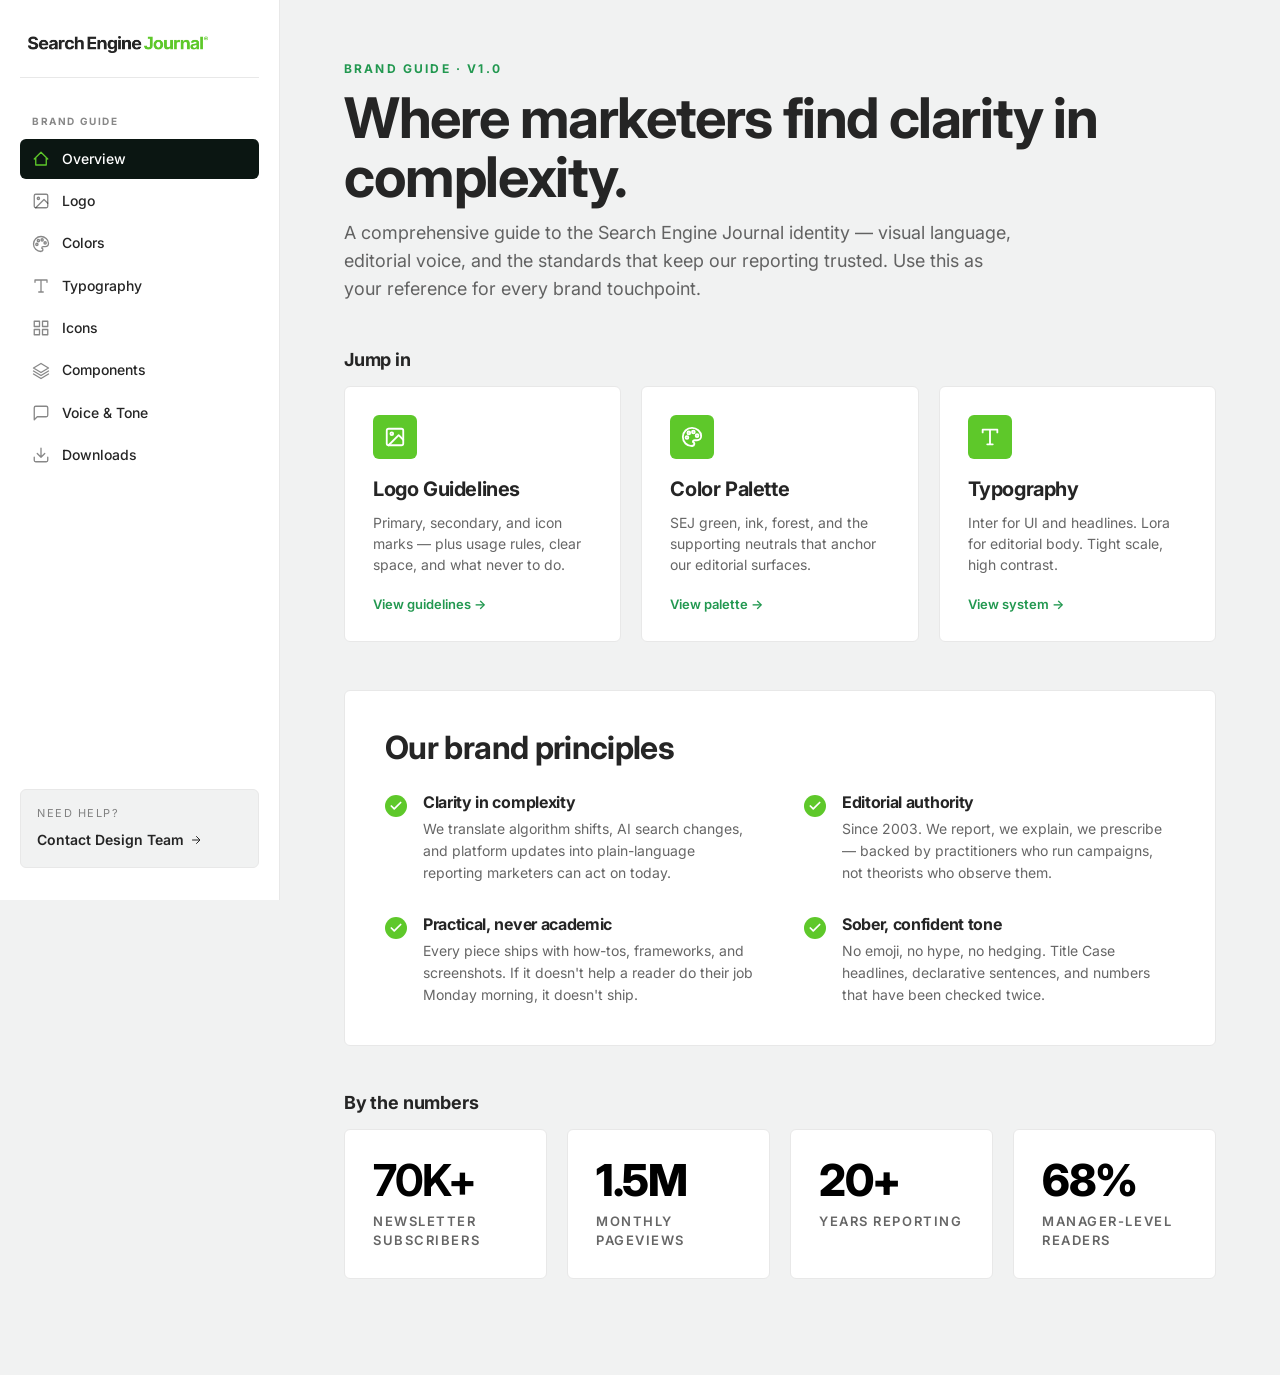
<file: index.html>
<!doctype html>
<html lang="en">
<head>
<meta charset="utf-8" />
<meta name="viewport" content="width=device-width, initial-scale=1" />
<title>SEJ Brand Guide — Overview</title>
<link rel="stylesheet" href="styles/colors_and_type.css" />
<link rel="stylesheet" href="styles/site.css" />
</head>
<body>
<div class="app">
  <div id="sidebar-mount"></div>
  <main class="main">
    <header class="page-head">
      <span class="eyebrow">Brand Guide · v1.0</span>
      <h1 style="font-weight: 700">Where marketers find clarity in complexity.</h1>
      <p>A comprehensive guide to the Search Engine Journal identity — visual language, editorial voice, and the standards that keep our reporting trusted. Use this as your reference for every brand touchpoint.</p>
    </header>

    <section class="stack-10">
      <div>
        <h2 class="section-h">Jump in</h2>
        <div class="card-grid cols-3">
          <a class="linkcard" href="logo.html">
            <div class="linkcard-icon">
              <svg viewBox="0 0 24 24" fill="none" stroke="currentColor" stroke-linecap="round" stroke-linejoin="round" style="stroke: rgb(255, 255, 255)"><rect x="3" y="3" width="18" height="18" rx="2"/><circle cx="8.5" cy="8.5" r="1.5"/><path d="M21 15l-5-5L5 21"/></svg>
            </div>
            <h3>Logo Guidelines</h3>
            <p>Primary, secondary, and icon marks — plus usage rules, clear space, and what never to do.</p>
            <span class="linkcard-cta">View guidelines →</span>
          </a>
          <a class="linkcard" href="colors.html">
            <div class="linkcard-icon">
              <svg viewBox="0 0 24 24" fill="none" stroke="currentColor" stroke-linecap="round" stroke-linejoin="round" style="stroke: rgb(255, 255, 255)"><circle cx="13.5" cy="6.5" r="1.5"/><circle cx="17.5" cy="10.5" r="1.5"/><circle cx="8.5" cy="7.5" r="1.5"/><circle cx="6.5" cy="12.5" r="1.5"/><path d="M12 22a10 10 0 1 1 0-20c5 0 10 4 10 9a4.5 4.5 0 0 1-4.5 4.5H15a2 2 0 0 0-2 2 2 2 0 0 1-1 4z"/></svg>
            </div>
            <h3>Color Palette</h3>
            <p>SEJ green, ink, forest, and the supporting neutrals that anchor our editorial surfaces.</p>
            <span class="linkcard-cta">View palette →</span>
          </a>
          <a class="linkcard" href="typography.html">
            <div class="linkcard-icon">
              <svg viewBox="0 0 24 24" fill="none" stroke="currentColor" stroke-linecap="round" stroke-linejoin="round" style="stroke: rgb(255, 255, 255)"><path d="M4 7V4h16v3M9 20h6M12 4v16"/></svg>
            </div>
            <h3>Typography</h3>
            <p>Inter for UI and headlines. Lora for editorial body. Tight scale, high contrast.</p>
            <span class="linkcard-cta">View system →</span>
          </a>
        </div>
      </div>

      <div class="principles">
        <h2>Our brand principles</h2>
        <div class="principle-grid">
          <div class="principle">
            <div class="check"><svg viewBox="0 0 24 24" fill="none" stroke="currentColor" stroke-linecap="round" stroke-linejoin="round" style="stroke: rgb(255, 255, 255)"><polyline points="20 6 9 17 4 12"/></svg></div>
            <div>
              <h4>Clarity in complexity</h4>
              <p>We translate algorithm shifts, AI search changes, and platform updates into plain-language reporting marketers can act on today.</p>
            </div>
          </div>
          <div class="principle">
            <div class="check"><svg viewBox="0 0 24 24" fill="none" stroke="currentColor" stroke-linecap="round" stroke-linejoin="round" style="stroke: rgb(255, 255, 255)"><polyline points="20 6 9 17 4 12"/></svg></div>
            <div>
              <h4>Editorial authority</h4>
              <p>Since 2003. We report, we explain, we prescribe — backed by practitioners who run campaigns, not theorists who observe them.</p>
            </div>
          </div>
          <div class="principle">
            <div class="check"><svg viewBox="0 0 24 24" fill="none" stroke="currentColor" stroke-linecap="round" stroke-linejoin="round" style="stroke: rgb(255, 255, 255)"><polyline points="20 6 9 17 4 12"/></svg></div>
            <div>
              <h4>Practical, never academic</h4>
              <p>Every piece ships with how-tos, frameworks, and screenshots. If it doesn't help a reader do their job Monday morning, it doesn't ship.</p>
            </div>
          </div>
          <div class="principle">
            <div class="check"><svg viewBox="0 0 24 24" fill="none" stroke="currentColor" stroke-linecap="round" stroke-linejoin="round" style="stroke: rgb(255, 255, 255)"><polyline points="20 6 9 17 4 12"/></svg></div>
            <div>
              <h4>Sober, confident tone</h4>
              <p>No emoji, no hype, no hedging. Title Case headlines, declarative sentences, and numbers that have been checked twice.</p>
            </div>
          </div>
        </div>
      </div>

      <div>
        <h2 class="section-h">By the numbers</h2>
        <div class="card-grid cols-4">
          <div class="stat">
            <div class="stat-value" style="font-family: Inter; font-weight: 700; color: rgb(0, 0, 0)">70K+</div>
            <div class="stat-label">Newsletter subscribers</div>
          </div>
          <div class="stat">
            <div class="stat-value" style="color: rgb(0, 0, 0)">1.5M</div>
            <div class="stat-label">Monthly pageviews</div>
          </div>
          <div class="stat">
            <div class="stat-value" style="color: rgb(0, 0, 0)">20+</div>
            <div class="stat-label">Years reporting</div>
          </div>
          <div class="stat">
            <div class="stat-value" style="color: rgb(0, 0, 0)">68%</div>
            <div class="stat-label">Manager-level readers</div>
          </div>
        </div>
      </div>
    </section>
  </main>
</div>

<div id="copied-toast" class="copied"></div>
<script src="partials.js"></script>
<script>mountSidebar('overview');</script>
</body>
</html>
</file>
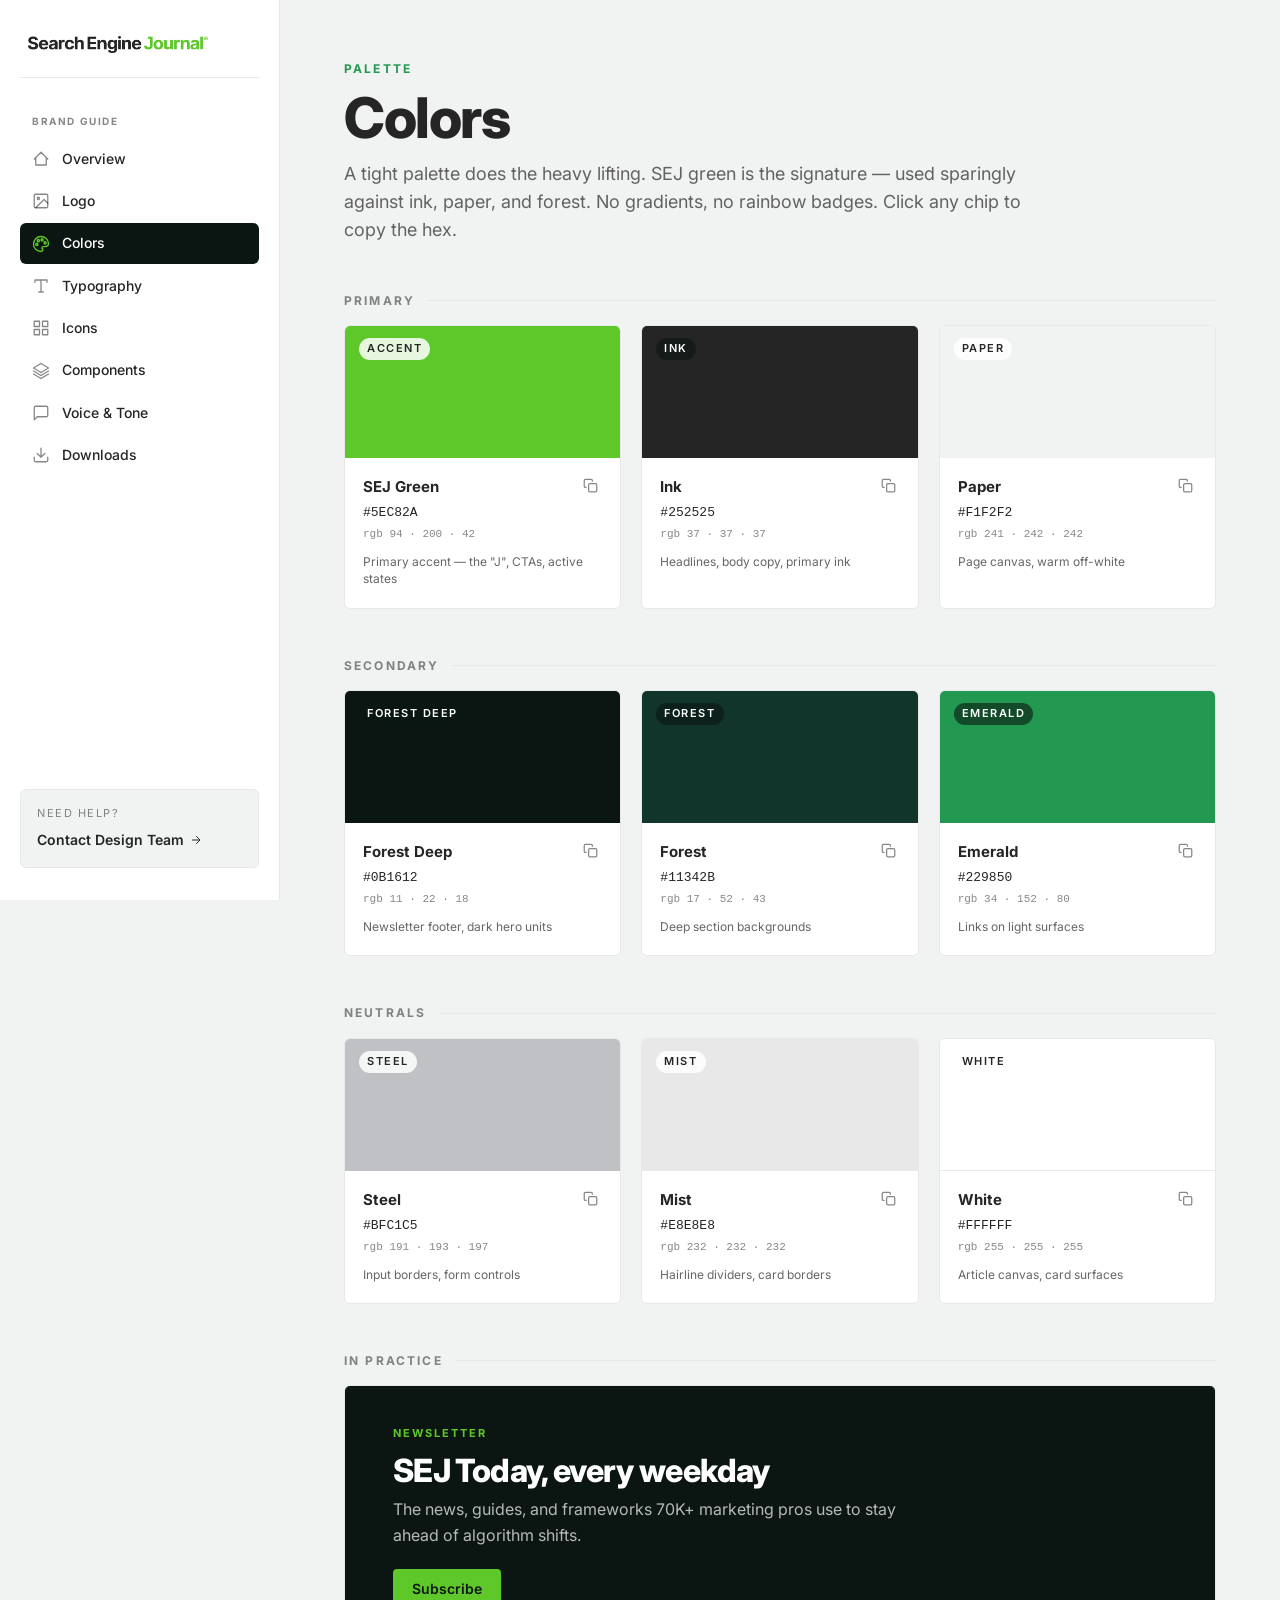
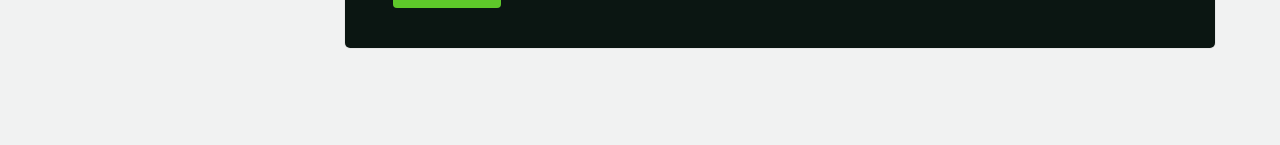
<file: colors.html>
<!doctype html>
<html lang="en">
<head>
<meta charset="utf-8" />
<meta name="viewport" content="width=device-width, initial-scale=1" />
<title>SEJ Brand Guide — Colors</title>
<link rel="stylesheet" href="styles/colors_and_type.css" />
<link rel="stylesheet" href="styles/site.css" />
</head>
<body>
<div class="app">
  <div id="sidebar-mount"></div>
  <main class="main">
    <header class="page-head">
      <span class="eyebrow">Palette</span>
      <h1>Colors</h1>
      <p>A tight palette does the heavy lifting. SEJ green is the signature — used sparingly against ink, paper, and forest. No gradients, no rainbow badges. Click any chip to copy the hex.</p>
    </header>

    <section class="stack-10">
      <div>
        <div class="section-label">Primary</div>
        <div class="card-grid cols-3">
          <div class="swatch">
            <div class="swatch-chip" data-label="Accent" style="background:#5ec82a"></div>
            <div class="swatch-body">
              <div class="swatch-name">SEJ Green <button onclick="copyText('#5EC82A')"><svg viewBox="0 0 24 24" fill="none" stroke="currentColor" stroke-width="2" stroke-linecap="round" stroke-linejoin="round"><rect x="9" y="9" width="13" height="13" rx="2"/><path d="M5 15H4a2 2 0 0 1-2-2V4a2 2 0 0 1 2-2h9a2 2 0 0 1 2 2v1"/></svg></button></div>
              <div class="swatch-hex">#5EC82A</div>
              <div class="swatch-rgb">rgb 94 · 200 · 42</div>
              <div class="swatch-use">Primary accent — the "J", CTAs, active states</div>
            </div>
          </div>
          <div class="swatch">
            <div class="swatch-chip on-dark" data-label="Ink" style="background:#252525"></div>
            <div class="swatch-body">
              <div class="swatch-name">Ink <button onclick="copyText('#252525')"><svg viewBox="0 0 24 24" fill="none" stroke="currentColor" stroke-width="2" stroke-linecap="round" stroke-linejoin="round"><rect x="9" y="9" width="13" height="13" rx="2"/><path d="M5 15H4a2 2 0 0 1-2-2V4a2 2 0 0 1 2-2h9a2 2 0 0 1 2 2v1"/></svg></button></div>
              <div class="swatch-hex">#252525</div>
              <div class="swatch-rgb">rgb 37 · 37 · 37</div>
              <div class="swatch-use">Headlines, body copy, primary ink</div>
            </div>
          </div>
          <div class="swatch">
            <div class="swatch-chip" data-label="Paper" style="background:#f1f2f2"></div>
            <div class="swatch-body">
              <div class="swatch-name">Paper <button onclick="copyText('#F1F2F2')"><svg viewBox="0 0 24 24" fill="none" stroke="currentColor" stroke-width="2" stroke-linecap="round" stroke-linejoin="round"><rect x="9" y="9" width="13" height="13" rx="2"/><path d="M5 15H4a2 2 0 0 1-2-2V4a2 2 0 0 1 2-2h9a2 2 0 0 1 2 2v1"/></svg></button></div>
              <div class="swatch-hex">#F1F2F2</div>
              <div class="swatch-rgb">rgb 241 · 242 · 242</div>
              <div class="swatch-use">Page canvas, warm off-white</div>
            </div>
          </div>
        </div>
      </div>

      <div>
        <div class="section-label">Secondary</div>
        <div class="card-grid cols-3">
          <div class="swatch">
            <div class="swatch-chip on-dark" data-label="Forest Deep" style="background:#0b1612"></div>
            <div class="swatch-body">
              <div class="swatch-name">Forest Deep <button onclick="copyText('#0B1612')"><svg viewBox="0 0 24 24" fill="none" stroke="currentColor" stroke-width="2" stroke-linecap="round" stroke-linejoin="round"><rect x="9" y="9" width="13" height="13" rx="2"/><path d="M5 15H4a2 2 0 0 1-2-2V4a2 2 0 0 1 2-2h9a2 2 0 0 1 2 2v1"/></svg></button></div>
              <div class="swatch-hex">#0B1612</div>
              <div class="swatch-rgb">rgb 11 · 22 · 18</div>
              <div class="swatch-use">Newsletter footer, dark hero units</div>
            </div>
          </div>
          <div class="swatch">
            <div class="swatch-chip on-dark" data-label="Forest" style="background:#11342b"></div>
            <div class="swatch-body">
              <div class="swatch-name">Forest <button onclick="copyText('#11342B')"><svg viewBox="0 0 24 24" fill="none" stroke="currentColor" stroke-width="2" stroke-linecap="round" stroke-linejoin="round"><rect x="9" y="9" width="13" height="13" rx="2"/><path d="M5 15H4a2 2 0 0 1-2-2V4a2 2 0 0 1 2-2h9a2 2 0 0 1 2 2v1"/></svg></button></div>
              <div class="swatch-hex">#11342B</div>
              <div class="swatch-rgb">rgb 17 · 52 · 43</div>
              <div class="swatch-use">Deep section backgrounds</div>
            </div>
          </div>
          <div class="swatch">
            <div class="swatch-chip on-dark" data-label="Emerald" style="background:#229850"></div>
            <div class="swatch-body">
              <div class="swatch-name">Emerald <button onclick="copyText('#229850')"><svg viewBox="0 0 24 24" fill="none" stroke="currentColor" stroke-width="2" stroke-linecap="round" stroke-linejoin="round"><rect x="9" y="9" width="13" height="13" rx="2"/><path d="M5 15H4a2 2 0 0 1-2-2V4a2 2 0 0 1 2-2h9a2 2 0 0 1 2 2v1"/></svg></button></div>
              <div class="swatch-hex">#229850</div>
              <div class="swatch-rgb">rgb 34 · 152 · 80</div>
              <div class="swatch-use">Links on light surfaces</div>
            </div>
          </div>
        </div>
      </div>

      <div>
        <div class="section-label">Neutrals</div>
        <div class="card-grid cols-3">
          <div class="swatch">
            <div class="swatch-chip" data-label="Steel" style="background:#bfc1c5"></div>
            <div class="swatch-body">
              <div class="swatch-name">Steel <button onclick="copyText('#BFC1C5')"><svg viewBox="0 0 24 24" fill="none" stroke="currentColor" stroke-width="2" stroke-linecap="round" stroke-linejoin="round"><rect x="9" y="9" width="13" height="13" rx="2"/><path d="M5 15H4a2 2 0 0 1-2-2V4a2 2 0 0 1 2-2h9a2 2 0 0 1 2 2v1"/></svg></button></div>
              <div class="swatch-hex">#BFC1C5</div>
              <div class="swatch-rgb">rgb 191 · 193 · 197</div>
              <div class="swatch-use">Input borders, form controls</div>
            </div>
          </div>
          <div class="swatch">
            <div class="swatch-chip" data-label="Mist" style="background:#e8e8e8"></div>
            <div class="swatch-body">
              <div class="swatch-name">Mist <button onclick="copyText('#E8E8E8')"><svg viewBox="0 0 24 24" fill="none" stroke="currentColor" stroke-width="2" stroke-linecap="round" stroke-linejoin="round"><rect x="9" y="9" width="13" height="13" rx="2"/><path d="M5 15H4a2 2 0 0 1-2-2V4a2 2 0 0 1 2-2h9a2 2 0 0 1 2 2v1"/></svg></button></div>
              <div class="swatch-hex">#E8E8E8</div>
              <div class="swatch-rgb">rgb 232 · 232 · 232</div>
              <div class="swatch-use">Hairline dividers, card borders</div>
            </div>
          </div>
          <div class="swatch">
            <div class="swatch-chip" data-label="White" style="background:#ffffff;border-bottom:1px solid var(--border-1)"></div>
            <div class="swatch-body">
              <div class="swatch-name">White <button onclick="copyText('#FFFFFF')"><svg viewBox="0 0 24 24" fill="none" stroke="currentColor" stroke-width="2" stroke-linecap="round" stroke-linejoin="round"><rect x="9" y="9" width="13" height="13" rx="2"/><path d="M5 15H4a2 2 0 0 1-2-2V4a2 2 0 0 1 2-2h9a2 2 0 0 1 2 2v1"/></svg></button></div>
              <div class="swatch-hex">#FFFFFF</div>
              <div class="swatch-rgb">rgb 255 · 255 · 255</div>
              <div class="swatch-use">Article canvas, card surfaces</div>
            </div>
          </div>
        </div>
      </div>

      <div>
        <div class="section-label">In practice</div>
        <div class="card" style="padding:0;overflow:hidden">
          <div style="background:var(--sej-forest-deep);color:var(--sej-white);padding:40px 48px">
            <div style="font-size:11px;font-weight:700;letter-spacing:0.18em;text-transform:uppercase;color:var(--sej-green);margin-bottom:12px">Newsletter</div>
            <h3 style="font-family:var(--font-hero);color:var(--sej-white);font-size:32px;margin:0 0 8px;font-weight:800;letter-spacing:-0.02em">SEJ Today, every weekday</h3>
            <p style="color:rgba(255,255,255,0.7);margin:0 0 20px;font-family:var(--font-sans);max-width:520px">The news, guides, and frameworks 70K+ marketing pros use to stay ahead of algorithm shifts.</p>
            <button class="btn btn-primary">Subscribe</button>
          </div>
        </div>
      </div>
    </section>
  </main>
</div>

<div id="copied-toast" class="copied"></div>
<script src="partials.js"></script>
<script>mountSidebar('colors');</script>
</body>
</html>
</file>
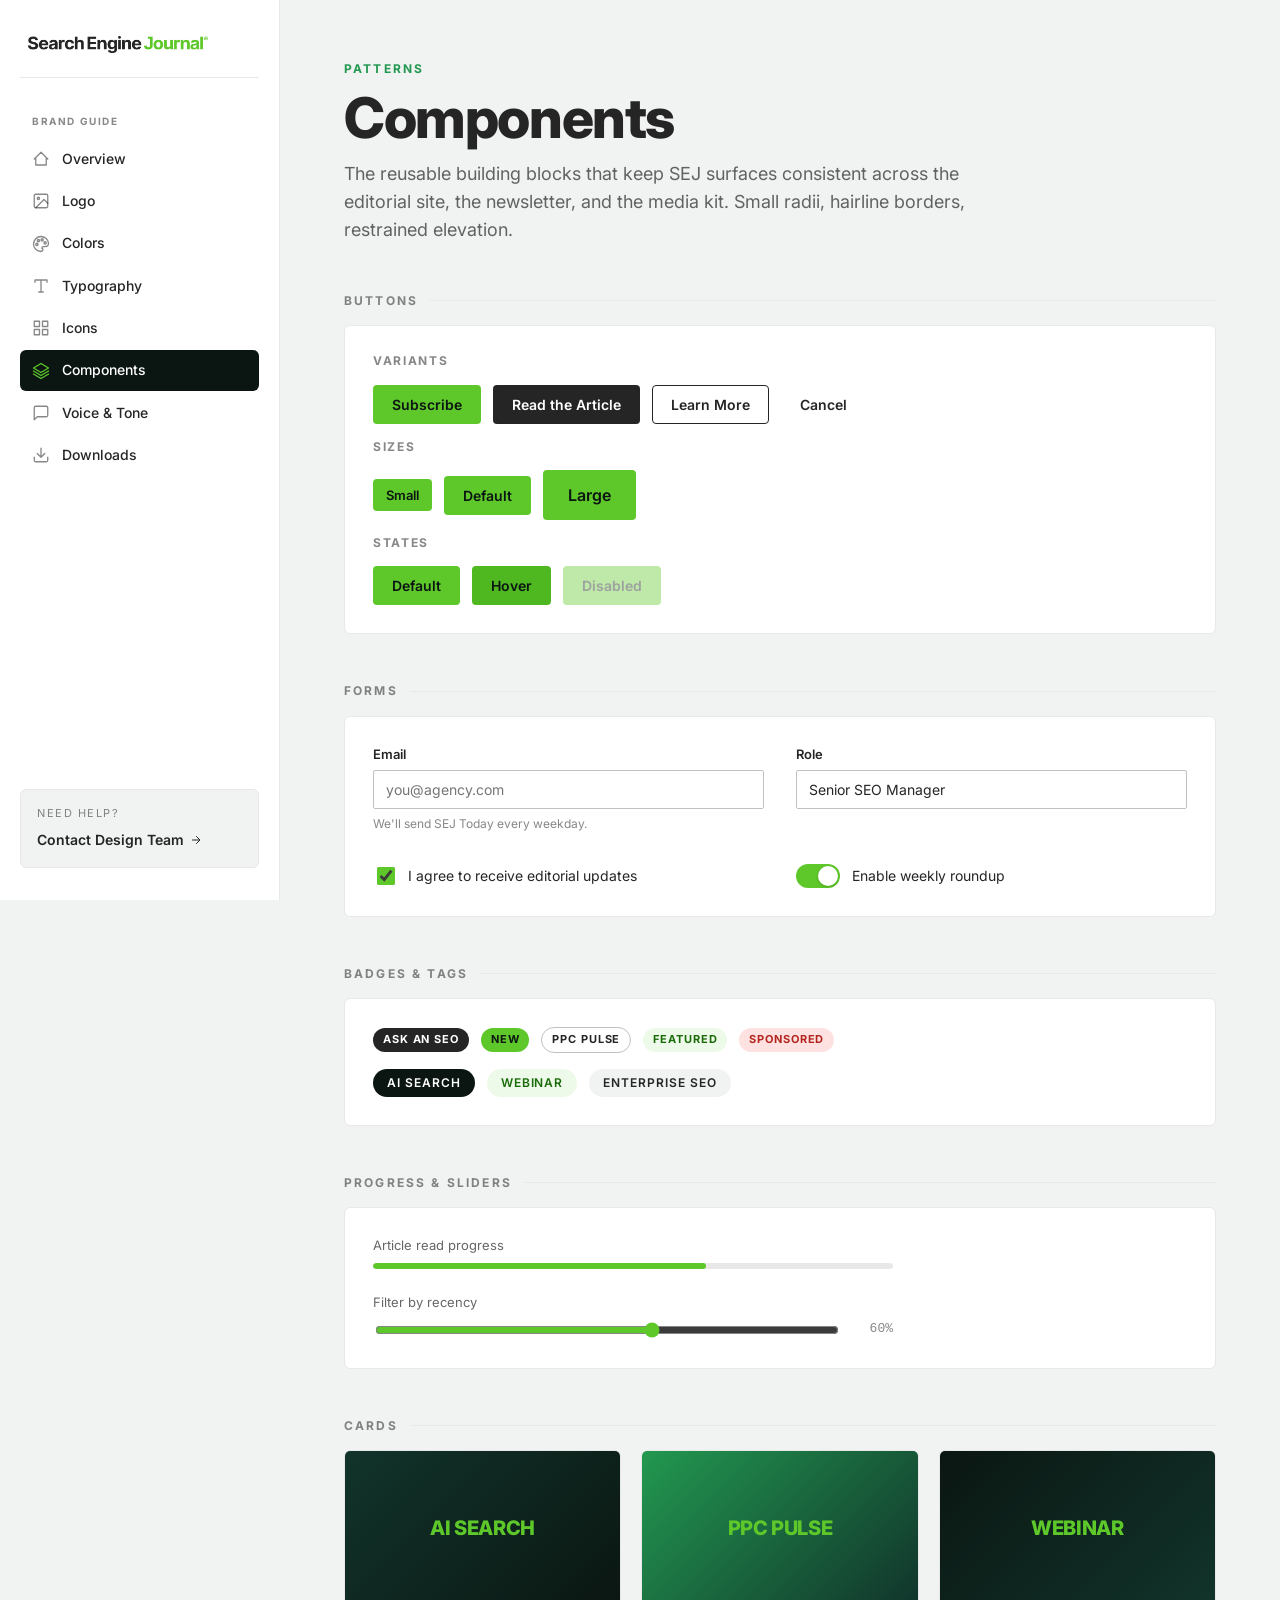
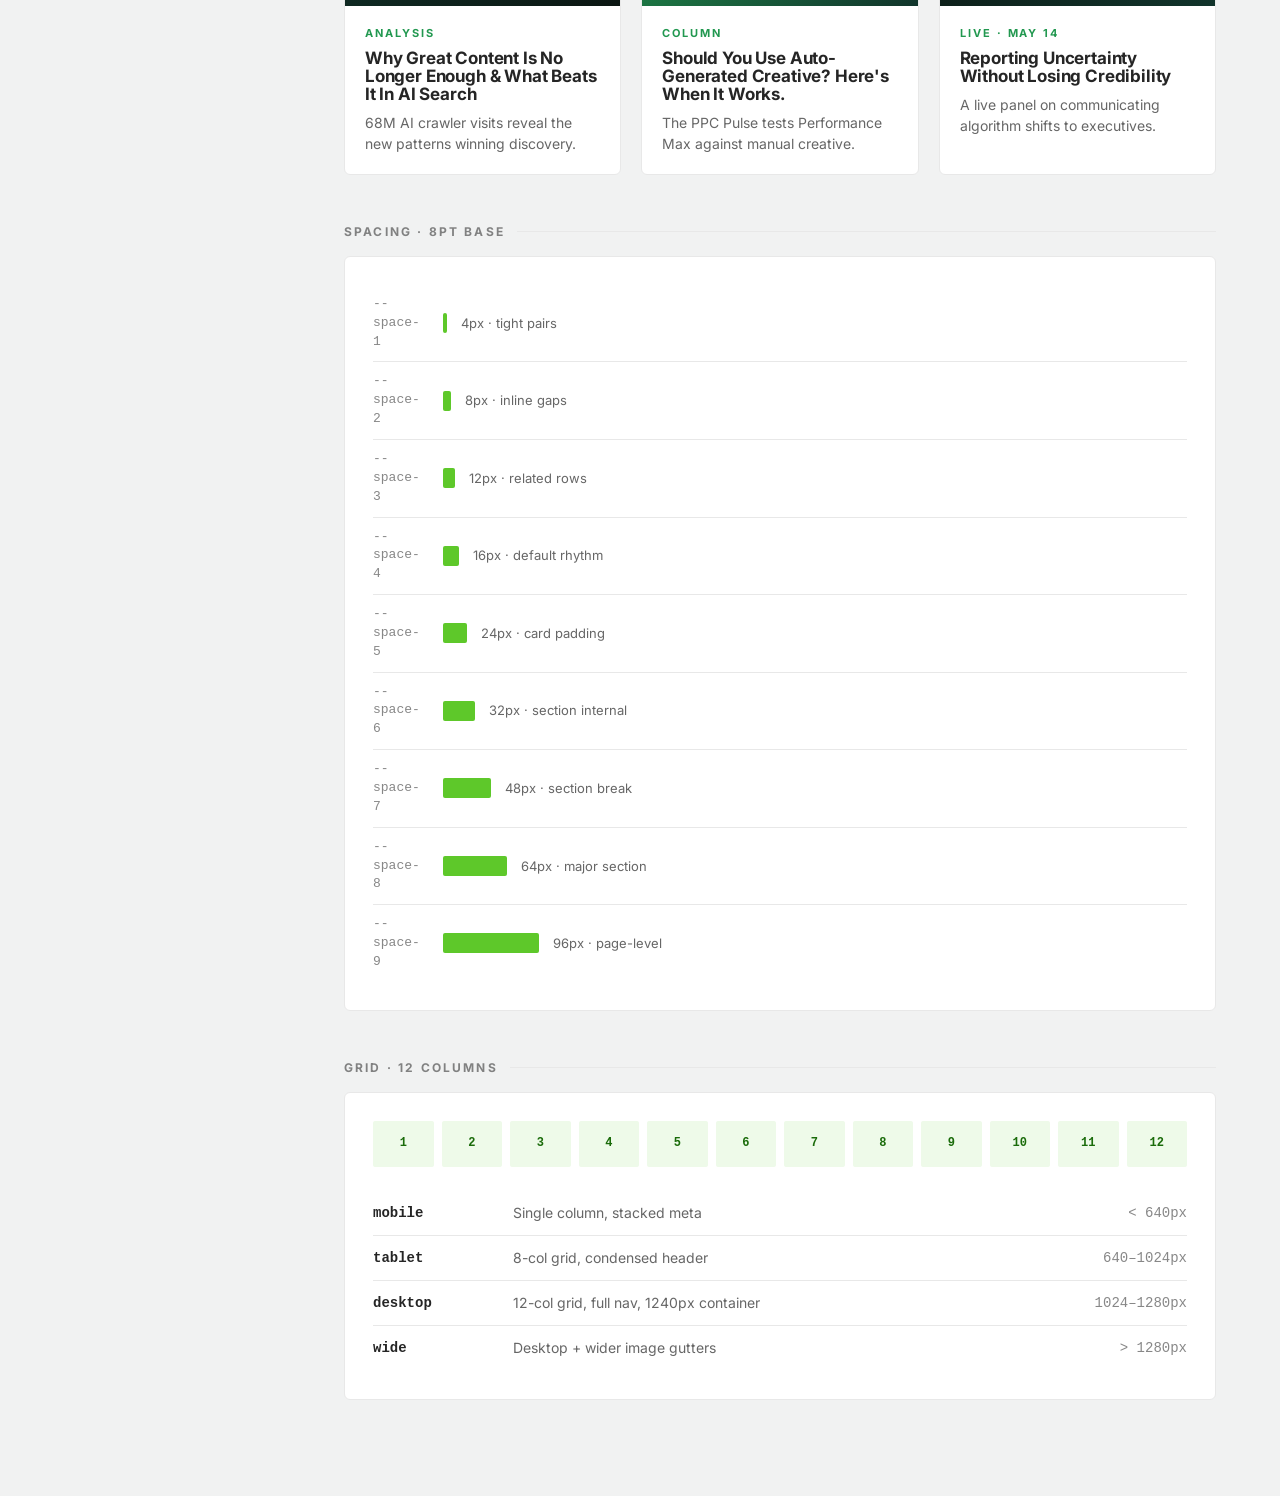
<file: components.html>
<!doctype html>
<html lang="en">
<head>
<meta charset="utf-8" />
<meta name="viewport" content="width=device-width, initial-scale=1" />
<title>SEJ Brand Guide — Components</title>
<link rel="stylesheet" href="styles/colors_and_type.css" />
<link rel="stylesheet" href="styles/site.css" />
</head>
<body>
<div class="app">
  <div id="sidebar-mount"></div>
  <main class="main">
    <header class="page-head">
      <span class="eyebrow">Patterns</span>
      <h1>Components</h1>
      <p>The reusable building blocks that keep SEJ surfaces consistent across the editorial site, the newsletter, and the media kit. Small radii, hairline borders, restrained elevation.</p>
    </header>

    <section class="stack-10">
      <div>
        <div class="section-label">Buttons</div>
        <div class="comp-block">
          <h4>Variants</h4>
          <div class="comp-row">
            <button class="btn btn-primary">Subscribe</button>
            <button class="btn btn-dark">Read the Article</button>
            <button class="btn btn-outline">Learn More</button>
            <button class="btn btn-ghost">Cancel</button>
          </div>
          <h4>Sizes</h4>
          <div class="comp-row">
            <button class="btn btn-primary btn-sm">Small</button>
            <button class="btn btn-primary">Default</button>
            <button class="btn btn-primary btn-lg">Large</button>
          </div>
          <h4>States</h4>
          <div class="comp-row">
            <button class="btn btn-primary">Default</button>
            <button class="btn btn-primary" style="background:#4fb821">Hover</button>
            <button class="btn btn-primary" disabled>Disabled</button>
          </div>
        </div>
      </div>

      <div>
        <div class="section-label">Forms</div>
        <div class="comp-block">
          <div style="display:grid;grid-template-columns:1fr 1fr;gap:32px">
            <div>
              <label class="label">Email</label>
              <input class="input" type="email" placeholder="you@agency.com" />
              <div class="help">We'll send SEJ Today every weekday.</div>
            </div>
            <div>
              <label class="label">Role</label>
              <input class="input" value="Senior SEO Manager" />
            </div>
            <div class="check-row">
              <input type="checkbox" id="tos" checked />
              <label for="tos">I agree to receive editorial updates</label>
            </div>
            <div style="display:flex;align-items:center;gap:12px">
              <div class="toggle on" onclick="this.classList.toggle('on')"></div>
              <span style="font-size:14px">Enable weekly roundup</span>
            </div>
          </div>
        </div>
      </div>

      <div>
        <div class="section-label">Badges &amp; tags</div>
        <div class="comp-block">
          <div class="comp-row">
            <span class="badge badge-dark">Ask an SEO</span>
            <span class="badge badge-green">New</span>
            <span class="badge badge-outline">PPC Pulse</span>
            <span class="badge badge-soft">Featured</span>
            <span class="badge badge-red">Sponsored</span>
          </div>
          <div class="comp-row">
            <span style="display:inline-block;padding:5px 14px;border-radius:999px;background:var(--sej-forest-deep);color:var(--sej-white);font-size:12px;font-weight:600;letter-spacing:0.08em;text-transform:uppercase">AI Search</span>
            <span style="display:inline-block;padding:5px 14px;border-radius:999px;background:var(--sej-green-10);color:#1a6b0a;font-size:12px;font-weight:600;letter-spacing:0.08em;text-transform:uppercase">Webinar</span>
            <span style="display:inline-block;padding:5px 14px;border-radius:999px;background:var(--sej-paper);color:var(--sej-ink);font-size:12px;font-weight:600;letter-spacing:0.08em;text-transform:uppercase">Enterprise SEO</span>
          </div>
        </div>
      </div>

      <div>
        <div class="section-label">Progress &amp; sliders</div>
        <div class="comp-block">
          <div style="max-width:520px">
            <div style="font-size:13px;color:var(--fg-2);margin-bottom:8px">Article read progress</div>
            <div class="progress"><div class="progress-bar" style="width:64%"></div></div>
            <div style="height:24px"></div>
            <div style="font-size:13px;color:var(--fg-2);margin-bottom:8px">Filter by recency</div>
            <div class="slider-row">
              <input type="range" min="0" max="100" value="60" />
              <span style="font-size:13px;color:var(--fg-3);font-family:ui-monospace,Menlo,monospace;min-width:40px;text-align:right">60%</span>
            </div>
          </div>
        </div>
      </div>

      <div>
        <div class="section-label">Cards</div>
        <div class="card-grid cols-3">
          <div class="ex-card">
            <div class="ex-card-img">AI SEARCH</div>
            <div class="ex-card-body">
              <div class="eyebrow" style="color:var(--fg-accent);font-size:11px">Analysis</div>
              <h5>Why Great Content Is No Longer Enough &amp; What Beats It In AI Search</h5>
              <p>68M AI crawler visits reveal the new patterns winning discovery.</p>
            </div>
          </div>
          <div class="ex-card">
            <div class="ex-card-img" style="background:linear-gradient(135deg,#229850,#11342b)">PPC PULSE</div>
            <div class="ex-card-body">
              <div class="eyebrow" style="color:var(--fg-accent);font-size:11px">Column</div>
              <h5>Should You Use Auto-Generated Creative? Here's When It Works.</h5>
              <p>The PPC Pulse tests Performance Max against manual creative.</p>
            </div>
          </div>
          <div class="ex-card">
            <div class="ex-card-img" style="background:linear-gradient(135deg,#0b1612,#11342b)">WEBINAR</div>
            <div class="ex-card-body">
              <div class="eyebrow" style="color:var(--fg-accent);font-size:11px">Live · May 14</div>
              <h5>Reporting Uncertainty Without Losing Credibility</h5>
              <p>A live panel on communicating algorithm shifts to executives.</p>
            </div>
          </div>
        </div>
      </div>

      <div>
        <div class="section-label">Spacing · 8pt base</div>
        <div class="card">
          <div class="spacing-row"><div class="spacing-name">--space-1</div><div class="spacing-visual"><div class="spacing-bar" style="width:4px"></div><div class="spacing-value">4px · tight pairs</div></div></div>
          <div class="spacing-row"><div class="spacing-name">--space-2</div><div class="spacing-visual"><div class="spacing-bar" style="width:8px"></div><div class="spacing-value">8px · inline gaps</div></div></div>
          <div class="spacing-row"><div class="spacing-name">--space-3</div><div class="spacing-visual"><div class="spacing-bar" style="width:12px"></div><div class="spacing-value">12px · related rows</div></div></div>
          <div class="spacing-row"><div class="spacing-name">--space-4</div><div class="spacing-visual"><div class="spacing-bar" style="width:16px"></div><div class="spacing-value">16px · default rhythm</div></div></div>
          <div class="spacing-row"><div class="spacing-name">--space-5</div><div class="spacing-visual"><div class="spacing-bar" style="width:24px"></div><div class="spacing-value">24px · card padding</div></div></div>
          <div class="spacing-row"><div class="spacing-name">--space-6</div><div class="spacing-visual"><div class="spacing-bar" style="width:32px"></div><div class="spacing-value">32px · section internal</div></div></div>
          <div class="spacing-row"><div class="spacing-name">--space-7</div><div class="spacing-visual"><div class="spacing-bar" style="width:48px"></div><div class="spacing-value">48px · section break</div></div></div>
          <div class="spacing-row"><div class="spacing-name">--space-8</div><div class="spacing-visual"><div class="spacing-bar" style="width:64px"></div><div class="spacing-value">64px · major section</div></div></div>
          <div class="spacing-row"><div class="spacing-name">--space-9</div><div class="spacing-visual"><div class="spacing-bar" style="width:96px"></div><div class="spacing-value">96px · page-level</div></div></div>
        </div>
      </div>

      <div>
        <div class="section-label">Grid · 12 columns</div>
        <div class="card">
          <div class="grid12">
            <div>1</div><div>2</div><div>3</div><div>4</div><div>5</div><div>6</div>
            <div>7</div><div>8</div><div>9</div><div>10</div><div>11</div><div>12</div>
          </div>
          <div style="height:24px"></div>
          <div class="bp-table">
            <div><span class="bp-name">mobile</span><span class="bp-desc">Single column, stacked meta</span><span class="bp-range">&lt; 640px</span></div>
            <div><span class="bp-name">tablet</span><span class="bp-desc">8-col grid, condensed header</span><span class="bp-range">640–1024px</span></div>
            <div><span class="bp-name">desktop</span><span class="bp-desc">12-col grid, full nav, 1240px container</span><span class="bp-range">1024–1280px</span></div>
            <div><span class="bp-name">wide</span><span class="bp-desc">Desktop + wider image gutters</span><span class="bp-range">&gt; 1280px</span></div>
          </div>
        </div>
      </div>
    </section>
  </main>
</div>

<div id="copied-toast" class="copied"></div>
<script src="partials.js"></script>
<script>mountSidebar('components');</script>
</body>
</html>
</file>
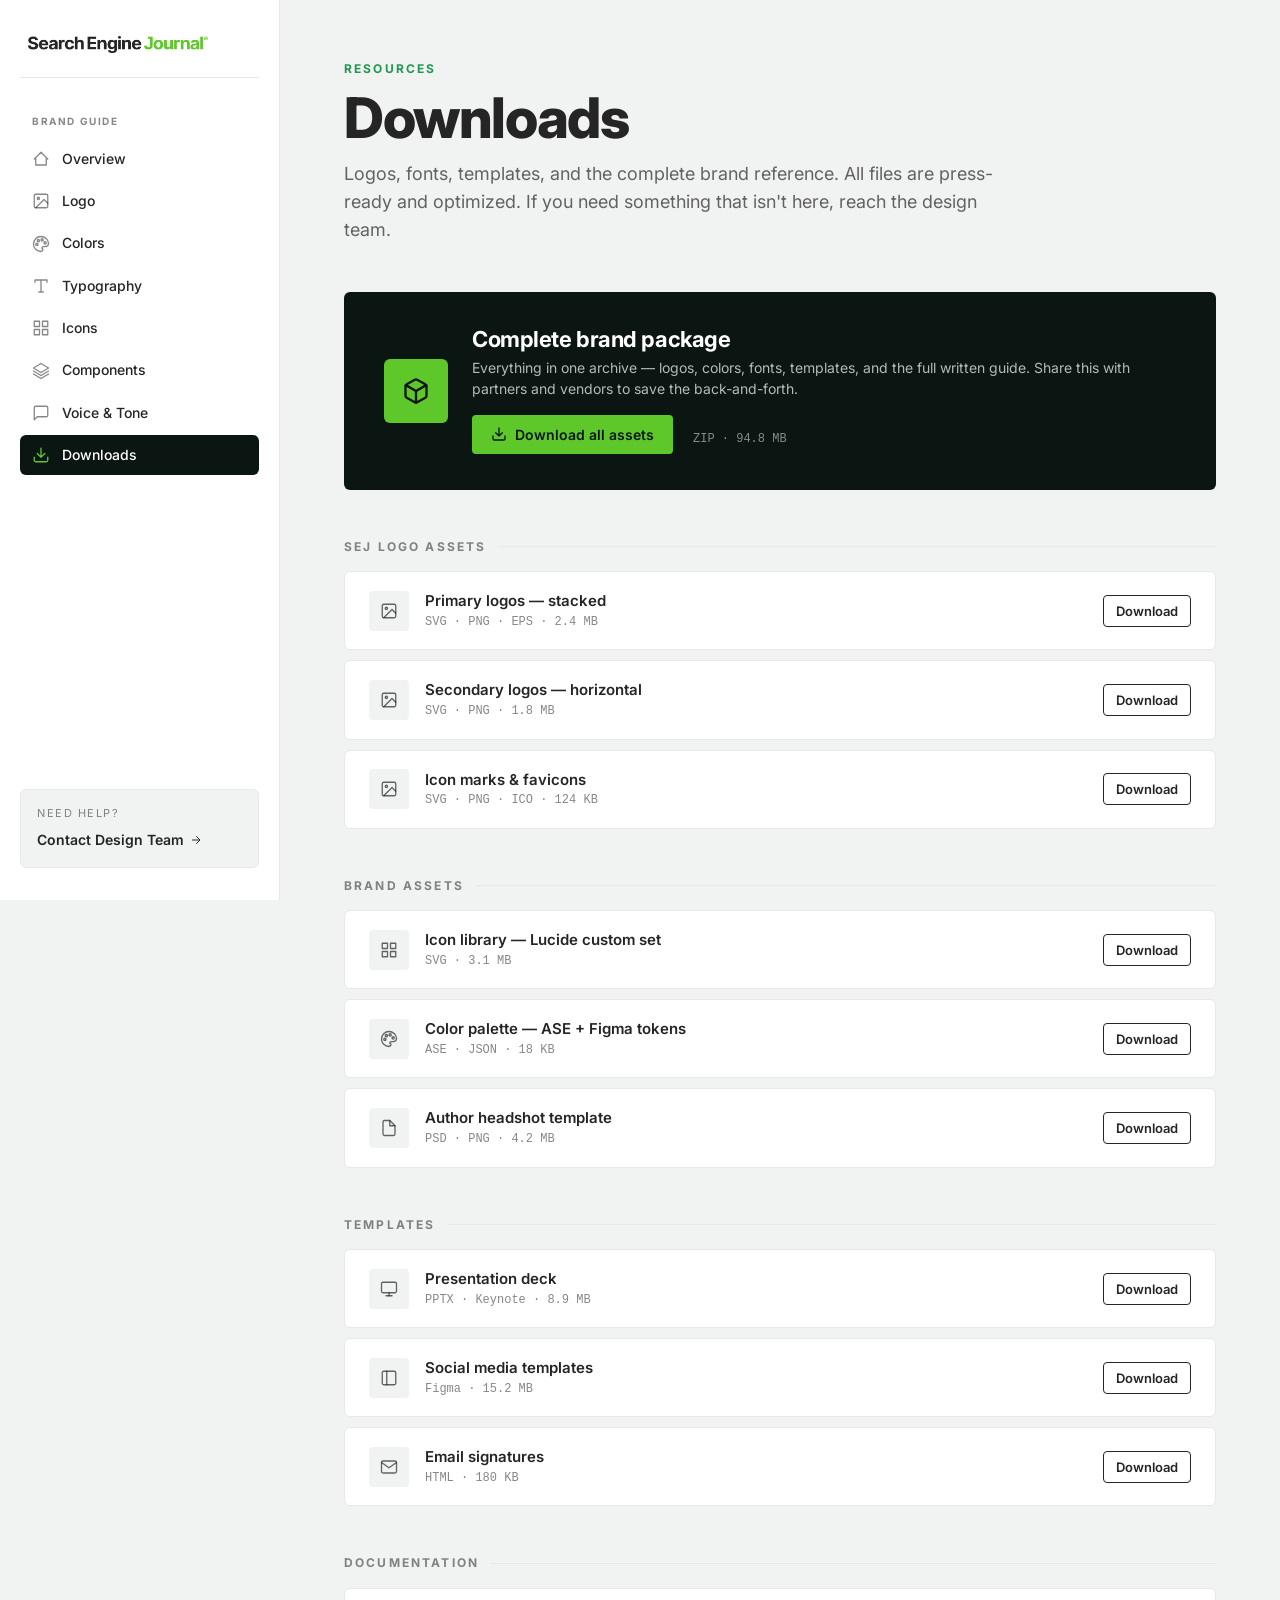
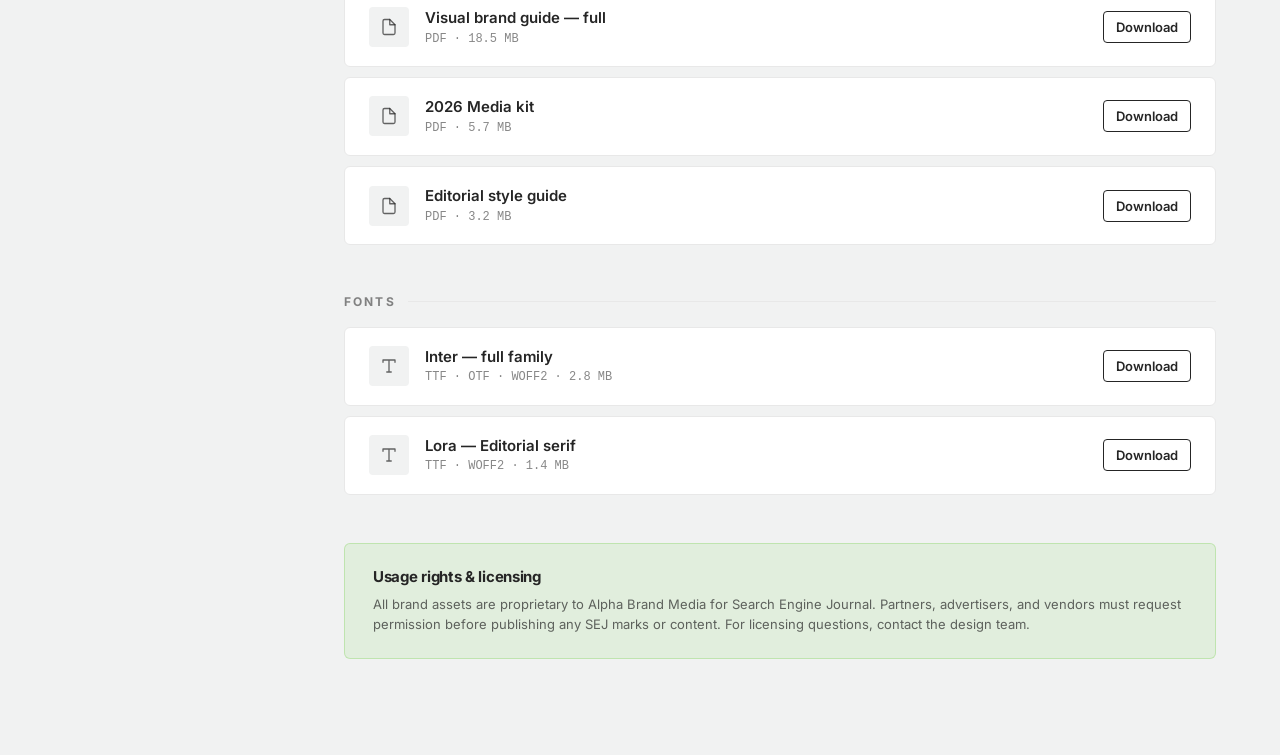
<file: downloads.html>
<!doctype html>
<html lang="en">
<head>
<meta charset="utf-8" />
<meta name="viewport" content="width=device-width, initial-scale=1" />
<title>SEJ Brand Guide — Downloads</title>
<link rel="stylesheet" href="styles/colors_and_type.css" />
<link rel="stylesheet" href="styles/site.css" />
</head>
<body>
<div class="app">
  <div id="sidebar-mount"></div>
  <main class="main">
    <header class="page-head">
      <span class="eyebrow">Resources</span>
      <h1>Downloads</h1>
      <p>Logos, fonts, templates, and the complete brand reference. All files are press-ready and optimized. If you need something that isn't here, reach the design team.</p>
    </header>

    <section class="stack-10">
      <div class="dl-hero">
        <div class="dl-hero-icon">
          <svg viewBox="0 0 24 24" fill="none" stroke="currentColor" stroke-linecap="round" stroke-linejoin="round"><path d="M21 16V8a2 2 0 0 0-1-1.73l-7-4a2 2 0 0 0-2 0l-7 4A2 2 0 0 0 3 8v8a2 2 0 0 0 1 1.73l7 4a2 2 0 0 0 2 0l7-4A2 2 0 0 0 21 16z"/><polyline points="3.27 6.96 12 12.01 20.73 6.96"/><line x1="12" y1="22.08" x2="12" y2="12"/></svg>
        </div>
        <div class="dl-hero-body">
          <h3>Complete brand package</h3>
          <p>Everything in one archive — logos, colors, fonts, templates, and the full written guide. Share this with partners and vendors to save the back-and-forth.</p>
          <button class="btn btn-primary">
            <svg width="16" height="16" viewBox="0 0 24 24" fill="none" stroke="currentColor" stroke-width="2" stroke-linecap="round" stroke-linejoin="round"><path d="M21 15v4a2 2 0 0 1-2 2H5a2 2 0 0 1-2-2v-4M7 10l5 5 5-5M12 15V3"/></svg>
            Download all assets
          </button>
          <span class="dl-hero-meta" style="margin-left:16px">ZIP · 94.8 MB</span>
        </div>
      </div>

      <div>
        <div class="section-label">SEJ logo assets</div>
        <div class="dl-row">
          <div class="dl-row-icon"><svg viewBox="0 0 24 24" fill="none" stroke="currentColor" stroke-width="1.75" stroke-linecap="round" stroke-linejoin="round"><rect x="3" y="3" width="18" height="18" rx="2"/><circle cx="8.5" cy="8.5" r="1.5"/><path d="M21 15l-5-5L5 21"/></svg></div>
          <div class="dl-row-body">
            <div class="dl-row-title">Primary logos — stacked</div>
            <div class="dl-row-meta">SVG · PNG · EPS · 2.4 MB</div>
          </div>
          <button class="btn btn-outline btn-sm">Download</button>
        </div>
        <div class="dl-row">
          <div class="dl-row-icon"><svg viewBox="0 0 24 24" fill="none" stroke="currentColor" stroke-width="1.75" stroke-linecap="round" stroke-linejoin="round"><rect x="3" y="3" width="18" height="18" rx="2"/><circle cx="8.5" cy="8.5" r="1.5"/><path d="M21 15l-5-5L5 21"/></svg></div>
          <div class="dl-row-body">
            <div class="dl-row-title">Secondary logos — horizontal</div>
            <div class="dl-row-meta">SVG · PNG · 1.8 MB</div>
          </div>
          <button class="btn btn-outline btn-sm">Download</button>
        </div>
        <div class="dl-row">
          <div class="dl-row-icon"><svg viewBox="0 0 24 24" fill="none" stroke="currentColor" stroke-width="1.75" stroke-linecap="round" stroke-linejoin="round"><rect x="3" y="3" width="18" height="18" rx="2"/><circle cx="8.5" cy="8.5" r="1.5"/><path d="M21 15l-5-5L5 21"/></svg></div>
          <div class="dl-row-body">
            <div class="dl-row-title">Icon marks &amp; favicons</div>
            <div class="dl-row-meta">SVG · PNG · ICO · 124 KB</div>
          </div>
          <button class="btn btn-outline btn-sm">Download</button>
        </div>
      </div>

      <div>
        <div class="section-label">Brand assets</div>
        <div class="dl-row">
          <div class="dl-row-icon"><svg viewBox="0 0 24 24" fill="none" stroke="currentColor" stroke-width="1.75" stroke-linecap="round" stroke-linejoin="round"><rect x="3" y="3" width="7" height="7"/><rect x="14" y="3" width="7" height="7"/><rect x="14" y="14" width="7" height="7"/><rect x="3" y="14" width="7" height="7"/></svg></div>
          <div class="dl-row-body">
            <div class="dl-row-title">Icon library — Lucide custom set</div>
            <div class="dl-row-meta">SVG · 3.1 MB</div>
          </div>
          <button class="btn btn-outline btn-sm">Download</button>
        </div>
        <div class="dl-row">
          <div class="dl-row-icon"><svg viewBox="0 0 24 24" fill="none" stroke="currentColor" stroke-width="1.75" stroke-linecap="round" stroke-linejoin="round"><circle cx="13.5" cy="6.5" r="1.5"/><circle cx="17.5" cy="10.5" r="1.5"/><circle cx="8.5" cy="7.5" r="1.5"/><circle cx="6.5" cy="12.5" r="1.5"/><path d="M12 22a10 10 0 1 1 0-20c5 0 10 4 10 9a4.5 4.5 0 0 1-4.5 4.5H15a2 2 0 0 0-2 2 2 2 0 0 1-1 4z"/></svg></div>
          <div class="dl-row-body">
            <div class="dl-row-title">Color palette — ASE + Figma tokens</div>
            <div class="dl-row-meta">ASE · JSON · 18 KB</div>
          </div>
          <button class="btn btn-outline btn-sm">Download</button>
        </div>
        <div class="dl-row">
          <div class="dl-row-icon"><svg viewBox="0 0 24 24" fill="none" stroke="currentColor" stroke-width="1.75" stroke-linecap="round" stroke-linejoin="round"><path d="M13 2H6a2 2 0 0 0-2 2v16a2 2 0 0 0 2 2h12a2 2 0 0 0 2-2V9z"/><polyline points="13 2 13 9 20 9"/></svg></div>
          <div class="dl-row-body">
            <div class="dl-row-title">Author headshot template</div>
            <div class="dl-row-meta">PSD · PNG · 4.2 MB</div>
          </div>
          <button class="btn btn-outline btn-sm">Download</button>
        </div>
      </div>

      <div>
        <div class="section-label">Templates</div>
        <div class="dl-row">
          <div class="dl-row-icon"><svg viewBox="0 0 24 24" fill="none" stroke="currentColor" stroke-width="1.75" stroke-linecap="round" stroke-linejoin="round"><rect x="2" y="3" width="20" height="14" rx="2"/><line x1="8" y1="21" x2="16" y2="21"/><line x1="12" y1="17" x2="12" y2="21"/></svg></div>
          <div class="dl-row-body">
            <div class="dl-row-title">Presentation deck</div>
            <div class="dl-row-meta">PPTX · Keynote · 8.9 MB</div>
          </div>
          <button class="btn btn-outline btn-sm">Download</button>
        </div>
        <div class="dl-row">
          <div class="dl-row-icon"><svg viewBox="0 0 24 24" fill="none" stroke="currentColor" stroke-width="1.75" stroke-linecap="round" stroke-linejoin="round"><rect x="3" y="3" width="18" height="18" rx="2"/><line x1="9" y1="3" x2="9" y2="21"/></svg></div>
          <div class="dl-row-body">
            <div class="dl-row-title">Social media templates</div>
            <div class="dl-row-meta">Figma · 15.2 MB</div>
          </div>
          <button class="btn btn-outline btn-sm">Download</button>
        </div>
        <div class="dl-row">
          <div class="dl-row-icon"><svg viewBox="0 0 24 24" fill="none" stroke="currentColor" stroke-width="1.75" stroke-linecap="round" stroke-linejoin="round"><path d="M4 4h16c1.1 0 2 .9 2 2v12c0 1.1-.9 2-2 2H4c-1.1 0-2-.9-2-2V6c0-1.1.9-2 2-2z"/><polyline points="22,6 12,13 2,6"/></svg></div>
          <div class="dl-row-body">
            <div class="dl-row-title">Email signatures</div>
            <div class="dl-row-meta">HTML · 180 KB</div>
          </div>
          <button class="btn btn-outline btn-sm">Download</button>
        </div>
      </div>

      <div>
        <div class="section-label">Documentation</div>
        <div class="dl-row">
          <div class="dl-row-icon"><svg viewBox="0 0 24 24" fill="none" stroke="currentColor" stroke-width="1.75" stroke-linecap="round" stroke-linejoin="round"><path d="M13 2H6a2 2 0 0 0-2 2v16a2 2 0 0 0 2 2h12a2 2 0 0 0 2-2V9z"/><polyline points="13 2 13 9 20 9"/></svg></div>
          <div class="dl-row-body">
            <div class="dl-row-title">Visual brand guide — full</div>
            <div class="dl-row-meta">PDF · 18.5 MB</div>
          </div>
          <button class="btn btn-outline btn-sm">Download</button>
        </div>
        <div class="dl-row">
          <div class="dl-row-icon"><svg viewBox="0 0 24 24" fill="none" stroke="currentColor" stroke-width="1.75" stroke-linecap="round" stroke-linejoin="round"><path d="M13 2H6a2 2 0 0 0-2 2v16a2 2 0 0 0 2 2h12a2 2 0 0 0 2-2V9z"/><polyline points="13 2 13 9 20 9"/></svg></div>
          <div class="dl-row-body">
            <div class="dl-row-title">2026 Media kit</div>
            <div class="dl-row-meta">PDF · 5.7 MB</div>
          </div>
          <button class="btn btn-outline btn-sm">Download</button>
        </div>
        <div class="dl-row">
          <div class="dl-row-icon"><svg viewBox="0 0 24 24" fill="none" stroke="currentColor" stroke-width="1.75" stroke-linecap="round" stroke-linejoin="round"><path d="M13 2H6a2 2 0 0 0-2 2v16a2 2 0 0 0 2 2h12a2 2 0 0 0 2-2V9z"/><polyline points="13 2 13 9 20 9"/></svg></div>
          <div class="dl-row-body">
            <div class="dl-row-title">Editorial style guide</div>
            <div class="dl-row-meta">PDF · 3.2 MB</div>
          </div>
          <button class="btn btn-outline btn-sm">Download</button>
        </div>
      </div>

      <div>
        <div class="section-label">Fonts</div>
        <div class="dl-row">
          <div class="dl-row-icon"><svg viewBox="0 0 24 24" fill="none" stroke="currentColor" stroke-width="1.75" stroke-linecap="round" stroke-linejoin="round"><path d="M4 7V4h16v3M9 20h6M12 4v16"/></svg></div>
          <div class="dl-row-body">
            <div class="dl-row-title">Inter — full family</div>
            <div class="dl-row-meta">TTF · OTF · WOFF2 · 2.8 MB</div>
          </div>
          <button class="btn btn-outline btn-sm">Download</button>
        </div>
        <div class="dl-row">
          <div class="dl-row-icon"><svg viewBox="0 0 24 24" fill="none" stroke="currentColor" stroke-width="1.75" stroke-linecap="round" stroke-linejoin="round"><path d="M4 7V4h16v3M9 20h6M12 4v16"/></svg></div>
          <div class="dl-row-body">
            <div class="dl-row-title">Lora — Editorial serif</div>
            <div class="dl-row-meta">TTF · WOFF2 · 1.4 MB</div>
          </div>
          <button class="btn btn-outline btn-sm">Download</button>
        </div>
      </div>

      <div class="license">
        <h4>Usage rights &amp; licensing</h4>
        <p>All brand assets are proprietary to Alpha Brand Media for Search Engine Journal. Partners, advertisers, and vendors must request permission before publishing any SEJ marks or content. For licensing questions, contact the design team.</p>
      </div>
    </section>
  </main>
</div>

<div id="copied-toast" class="copied"></div>
<script src="partials.js"></script>
<script>mountSidebar('downloads');</script>
</body>
</html>
</file>
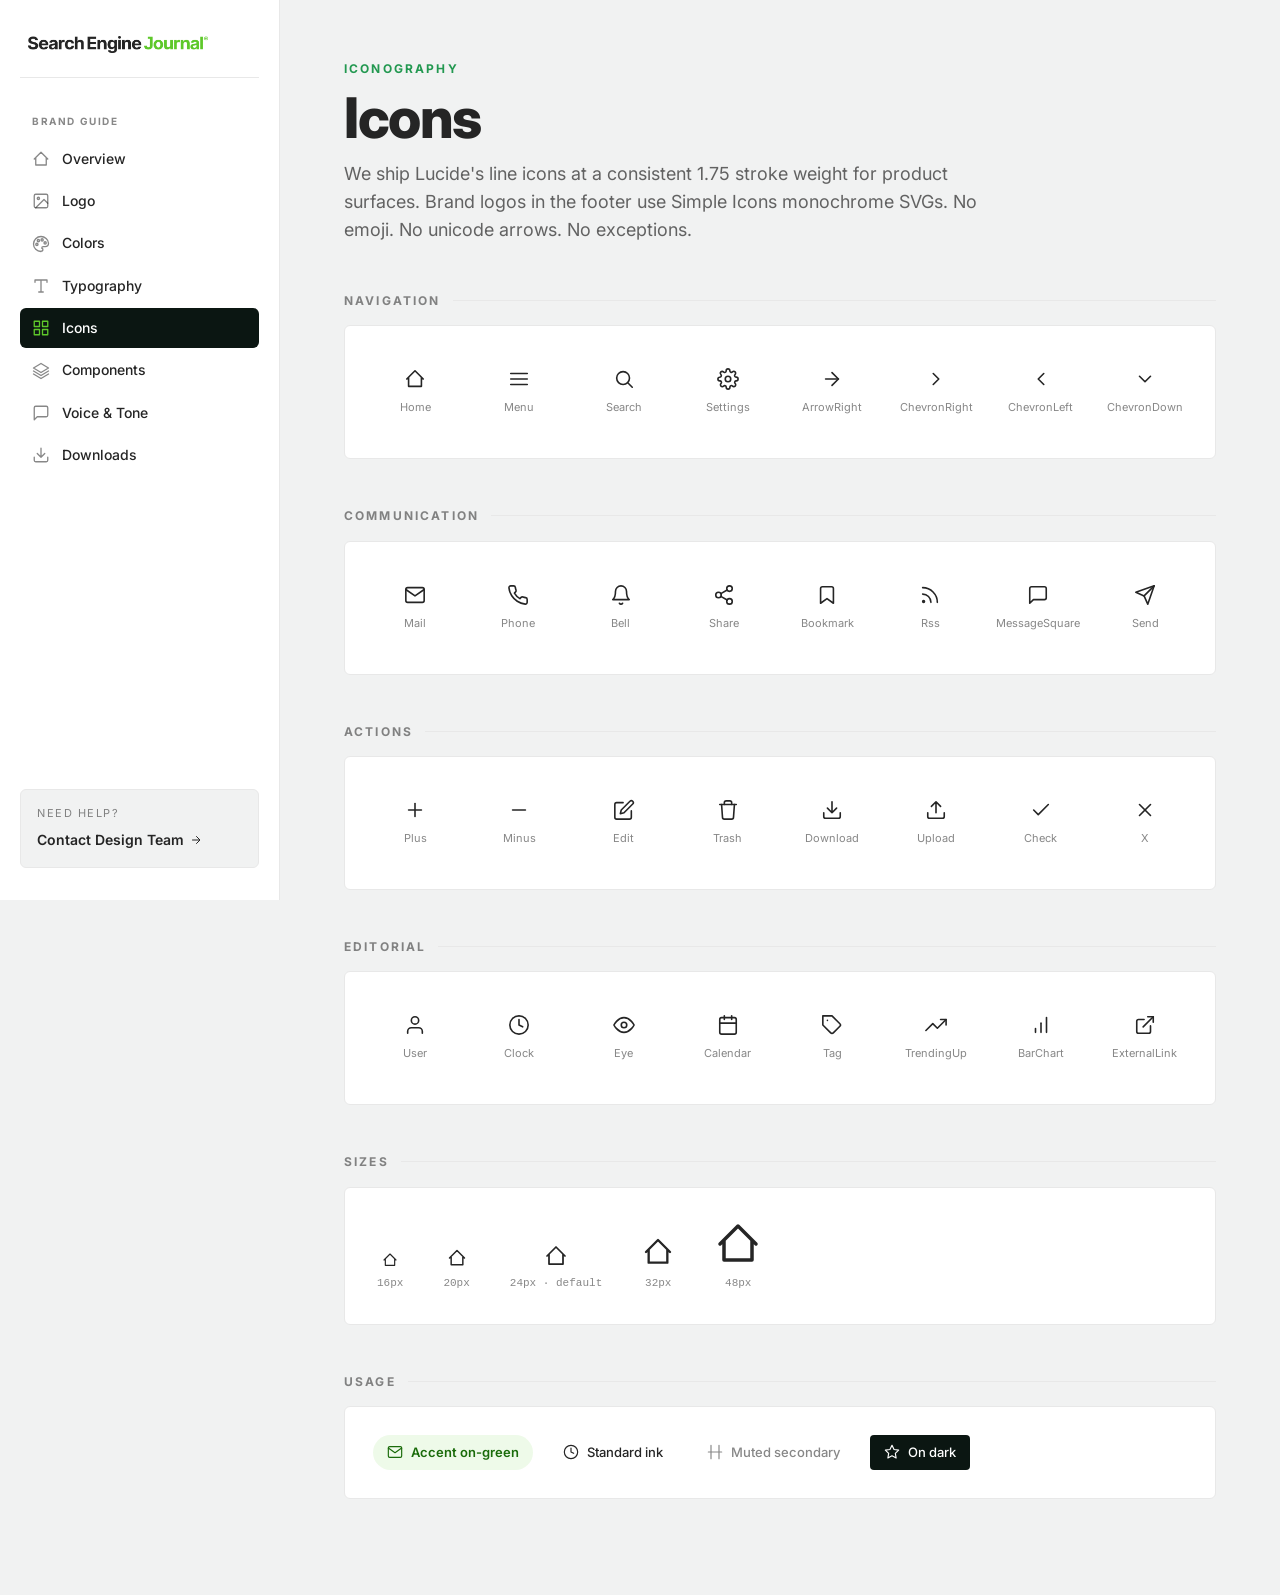
<file: icons.html>
<!doctype html>
<html lang="en">
<head>
<meta charset="utf-8" />
<meta name="viewport" content="width=device-width, initial-scale=1" />
<title>SEJ Brand Guide — Icons</title>
<link rel="stylesheet" href="styles/colors_and_type.css" />
<link rel="stylesheet" href="styles/site.css" />
</head>
<body>
<div class="app">
  <div id="sidebar-mount"></div>
  <main class="main">
    <header class="page-head">
      <span class="eyebrow">Iconography</span>
      <h1>Icons</h1>
      <p>We ship Lucide's line icons at a consistent 1.75 stroke weight for product surfaces. Brand logos in the footer use Simple Icons monochrome SVGs. No emoji. No unicode arrows. No exceptions.</p>
    </header>

    <section class="stack-10">
      <div>
        <div class="section-label">Navigation</div>
        <div class="icon-group">
          <div class="icon-grid" id="nav-icons"></div>
        </div>
      </div>

      <div>
        <div class="section-label">Communication</div>
        <div class="icon-group">
          <div class="icon-grid" id="comm-icons"></div>
        </div>
      </div>

      <div>
        <div class="section-label">Actions</div>
        <div class="icon-group">
          <div class="icon-grid" id="action-icons"></div>
        </div>
      </div>

      <div>
        <div class="section-label">Editorial</div>
        <div class="icon-group">
          <div class="icon-grid" id="ed-icons"></div>
        </div>
      </div>

      <div>
        <div class="section-label">Sizes</div>
        <div class="icon-sizes">
          <div class="icon-size"><svg width="16" height="16" viewBox="0 0 24 24" fill="none" stroke="currentColor" stroke-linecap="round" stroke-linejoin="round"><path d="M3 12l9-9 9 9M5 10v10h14V10"/></svg><span>16px</span></div>
          <div class="icon-size"><svg width="20" height="20" viewBox="0 0 24 24" fill="none" stroke="currentColor" stroke-linecap="round" stroke-linejoin="round"><path d="M3 12l9-9 9 9M5 10v10h14V10"/></svg><span>20px</span></div>
          <div class="icon-size"><svg width="24" height="24" viewBox="0 0 24 24" fill="none" stroke="currentColor" stroke-linecap="round" stroke-linejoin="round"><path d="M3 12l9-9 9 9M5 10v10h14V10"/></svg><span>24px · default</span></div>
          <div class="icon-size"><svg width="32" height="32" viewBox="0 0 24 24" fill="none" stroke="currentColor" stroke-linecap="round" stroke-linejoin="round"><path d="M3 12l9-9 9 9M5 10v10h14V10"/></svg><span>32px</span></div>
          <div class="icon-size"><svg width="48" height="48" viewBox="0 0 24 24" fill="none" stroke="currentColor" stroke-linecap="round" stroke-linejoin="round"><path d="M3 12l9-9 9 9M5 10v10h14V10"/></svg><span>48px</span></div>
        </div>
      </div>

      <div>
        <div class="section-label">Usage</div>
        <div class="card">
          <div style="display:flex;gap:16px;flex-wrap:wrap;align-items:center">
            <span style="display:inline-flex;align-items:center;gap:8px;padding:8px 14px;background:var(--sej-green-10);color:#1a6b0a;border-radius:999px;font-size:13px;font-weight:600">
              <svg width="16" height="16" viewBox="0 0 24 24" fill="none" stroke="currentColor" stroke-width="1.75" stroke-linecap="round" stroke-linejoin="round"><path d="M4 4h16c1.1 0 2 .9 2 2v12c0 1.1-.9 2-2 2H4c-1.1 0-2-.9-2-2V6c0-1.1.9-2 2-2z"/><polyline points="22,6 12,13 2,6"/></svg>
              Accent on-green
            </span>
            <span style="display:inline-flex;align-items:center;gap:8px;padding:8px 14px;color:var(--sej-ink);font-size:13px;font-weight:500">
              <svg width="16" height="16" viewBox="0 0 24 24" fill="none" stroke="currentColor" stroke-width="1.75" stroke-linecap="round" stroke-linejoin="round"><circle cx="12" cy="12" r="10"/><polyline points="12 6 12 12 16 14"/></svg>
              Standard ink
            </span>
            <span style="display:inline-flex;align-items:center;gap:8px;padding:8px 14px;color:var(--fg-3);font-size:13px;font-weight:500">
              <svg width="16" height="16" viewBox="0 0 24 24" fill="none" stroke="currentColor" stroke-width="1.75" stroke-linecap="round" stroke-linejoin="round"><path d="M6 2l.01 20M18 2v20M2 12h20"/></svg>
              Muted secondary
            </span>
            <span style="display:inline-flex;align-items:center;gap:8px;padding:8px 14px;background:var(--sej-forest-deep);color:var(--sej-white);border-radius:var(--radius-sm);font-size:13px;font-weight:500">
              <svg width="16" height="16" viewBox="0 0 24 24" fill="none" stroke="currentColor" stroke-width="1.75" stroke-linecap="round" stroke-linejoin="round"><polygon points="12 2 15.09 8.26 22 9.27 17 14.14 18.18 21.02 12 17.77 5.82 21.02 7 14.14 2 9.27 8.91 8.26 12 2"/></svg>
              On dark
            </span>
          </div>
        </div>
      </div>
    </section>
  </main>
</div>

<div id="copied-toast" class="copied"></div>
<script src="partials.js"></script>
<script>
mountSidebar('icons');

// Inline SVG icon set (Lucide-style paths, 1.75 stroke)
const ic = (path) => `<svg viewBox="0 0 24 24" fill="none" stroke="currentColor" stroke-linecap="round" stroke-linejoin="round">${path}</svg>`;
const tile = (name, svg) => `<div class="icon-tile">${svg}<span>${name}</span></div>`;

const navIcons = [
  ['Home', '<path d="M3 12l9-9 9 9M5 10v10h14V10"/>'],
  ['Menu', '<line x1="3" y1="6" x2="21" y2="6"/><line x1="3" y1="12" x2="21" y2="12"/><line x1="3" y1="18" x2="21" y2="18"/>'],
  ['Search', '<circle cx="11" cy="11" r="7"/><line x1="21" y1="21" x2="16.65" y2="16.65"/>'],
  ['Settings', '<circle cx="12" cy="12" r="3"/><path d="M19.4 15a1.65 1.65 0 0 0 .33 1.82l.06.06a2 2 0 1 1-2.83 2.83l-.06-.06a1.65 1.65 0 0 0-1.82-.33 1.65 1.65 0 0 0-1 1.51V21a2 2 0 0 1-4 0v-.09a1.65 1.65 0 0 0-1-1.51 1.65 1.65 0 0 0-1.82.33l-.06.06a2 2 0 1 1-2.83-2.83l.06-.06a1.65 1.65 0 0 0 .33-1.82 1.65 1.65 0 0 0-1.51-1H3a2 2 0 0 1 0-4h.09A1.65 1.65 0 0 0 4.6 9a1.65 1.65 0 0 0-.33-1.82l-.06-.06a2 2 0 1 1 2.83-2.83l.06.06a1.65 1.65 0 0 0 1.82.33H9a1.65 1.65 0 0 0 1-1.51V3a2 2 0 0 1 4 0v.09a1.65 1.65 0 0 0 1 1.51 1.65 1.65 0 0 0 1.82-.33l.06-.06a2 2 0 1 1 2.83 2.83l-.06.06a1.65 1.65 0 0 0-.33 1.82V9a1.65 1.65 0 0 0 1.51 1H21a2 2 0 0 1 0 4h-.09a1.65 1.65 0 0 0-1.51 1z"/>'],
  ['ArrowRight', '<line x1="5" y1="12" x2="19" y2="12"/><polyline points="12 5 19 12 12 19"/>'],
  ['ChevronRight', '<polyline points="9 18 15 12 9 6"/>'],
  ['ChevronLeft', '<polyline points="15 18 9 12 15 6"/>'],
  ['ChevronDown', '<polyline points="6 9 12 15 18 9"/>'],
];
const commIcons = [
  ['Mail', '<path d="M4 4h16c1.1 0 2 .9 2 2v12c0 1.1-.9 2-2 2H4c-1.1 0-2-.9-2-2V6c0-1.1.9-2 2-2z"/><polyline points="22,6 12,13 2,6"/>'],
  ['Phone', '<path d="M22 16.92v3a2 2 0 0 1-2.18 2 19.79 19.79 0 0 1-8.63-3.07 19.5 19.5 0 0 1-6-6 19.79 19.79 0 0 1-3.07-8.67A2 2 0 0 1 4.11 2h3a2 2 0 0 1 2 1.72 12.84 12.84 0 0 0 .7 2.81 2 2 0 0 1-.45 2.11L8.09 9.91a16 16 0 0 0 6 6l1.27-1.27a2 2 0 0 1 2.11-.45 12.84 12.84 0 0 0 2.81.7A2 2 0 0 1 22 16.92z"/>'],
  ['Bell', '<path d="M18 8a6 6 0 0 0-12 0c0 7-3 9-3 9h18s-3-2-3-9"/><path d="M13.73 21a2 2 0 0 1-3.46 0"/>'],
  ['Share', '<circle cx="18" cy="5" r="3"/><circle cx="6" cy="12" r="3"/><circle cx="18" cy="19" r="3"/><line x1="8.59" y1="13.51" x2="15.42" y2="17.49"/><line x1="15.41" y1="6.51" x2="8.59" y2="10.49"/>'],
  ['Bookmark', '<path d="M19 21l-7-5-7 5V5a2 2 0 0 1 2-2h10a2 2 0 0 1 2 2z"/>'],
  ['Rss', '<path d="M4 11a9 9 0 0 1 9 9"/><path d="M4 4a16 16 0 0 1 16 16"/><circle cx="5" cy="19" r="1"/>'],
  ['MessageSquare', '<path d="M21 15a2 2 0 0 1-2 2H7l-4 4V5a2 2 0 0 1 2-2h14a2 2 0 0 1 2 2z"/>'],
  ['Send', '<line x1="22" y1="2" x2="11" y2="13"/><polygon points="22 2 15 22 11 13 2 9 22 2"/>'],
];
const actionIcons = [
  ['Plus', '<line x1="12" y1="5" x2="12" y2="19"/><line x1="5" y1="12" x2="19" y2="12"/>'],
  ['Minus', '<line x1="5" y1="12" x2="19" y2="12"/>'],
  ['Edit', '<path d="M11 4H4a2 2 0 0 0-2 2v14a2 2 0 0 0 2 2h14a2 2 0 0 0 2-2v-7"/><path d="M18.5 2.5a2.121 2.121 0 0 1 3 3L12 15l-4 1 1-4 9.5-9.5z"/>'],
  ['Trash', '<polyline points="3 6 5 6 21 6"/><path d="M19 6l-1 14a2 2 0 0 1-2 2H8a2 2 0 0 1-2-2L5 6m3 0V4a2 2 0 0 1 2-2h4a2 2 0 0 1 2 2v2"/>'],
  ['Download', '<path d="M21 15v4a2 2 0 0 1-2 2H5a2 2 0 0 1-2-2v-4M7 10l5 5 5-5M12 15V3"/>'],
  ['Upload', '<path d="M21 15v4a2 2 0 0 1-2 2H5a2 2 0 0 1-2-2v-4M17 8l-5-5-5 5M12 3v12"/>'],
  ['Check', '<polyline points="20 6 9 17 4 12"/>'],
  ['X', '<line x1="18" y1="6" x2="6" y2="18"/><line x1="6" y1="6" x2="18" y2="18"/>'],
];
const edIcons = [
  ['User', '<path d="M20 21v-2a4 4 0 0 0-4-4H8a4 4 0 0 0-4 4v2"/><circle cx="12" cy="7" r="4"/>'],
  ['Clock', '<circle cx="12" cy="12" r="10"/><polyline points="12 6 12 12 16 14"/>'],
  ['Eye', '<path d="M1 12s4-8 11-8 11 8 11 8-4 8-11 8-11-8-11-8z"/><circle cx="12" cy="12" r="3"/>'],
  ['Calendar', '<rect x="3" y="4" width="18" height="18" rx="2" ry="2"/><line x1="16" y1="2" x2="16" y2="6"/><line x1="8" y1="2" x2="8" y2="6"/><line x1="3" y1="10" x2="21" y2="10"/>'],
  ['Tag', '<path d="M20.59 13.41l-7.17 7.17a2 2 0 0 1-2.83 0L2 12V2h10l8.59 8.59a2 2 0 0 1 0 2.82z"/><line x1="7" y1="7" x2="7.01" y2="7"/>'],
  ['TrendingUp', '<polyline points="23 6 13.5 15.5 8.5 10.5 1 18"/><polyline points="17 6 23 6 23 12"/>'],
  ['BarChart', '<line x1="12" y1="20" x2="12" y2="10"/><line x1="18" y1="20" x2="18" y2="4"/><line x1="6" y1="20" x2="6" y2="16"/>'],
  ['ExternalLink', '<path d="M18 13v6a2 2 0 0 1-2 2H5a2 2 0 0 1-2-2V8a2 2 0 0 1 2-2h6"/><polyline points="15 3 21 3 21 9"/><line x1="10" y1="14" x2="21" y2="3"/>'],
];

document.getElementById('nav-icons').innerHTML = navIcons.map(([n, p]) => tile(n, ic(p))).join('');
document.getElementById('comm-icons').innerHTML = commIcons.map(([n, p]) => tile(n, ic(p))).join('');
document.getElementById('action-icons').innerHTML = actionIcons.map(([n, p]) => tile(n, ic(p))).join('');
document.getElementById('ed-icons').innerHTML = edIcons.map(([n, p]) => tile(n, ic(p))).join('');
</script>
</body>
</html>
</file>
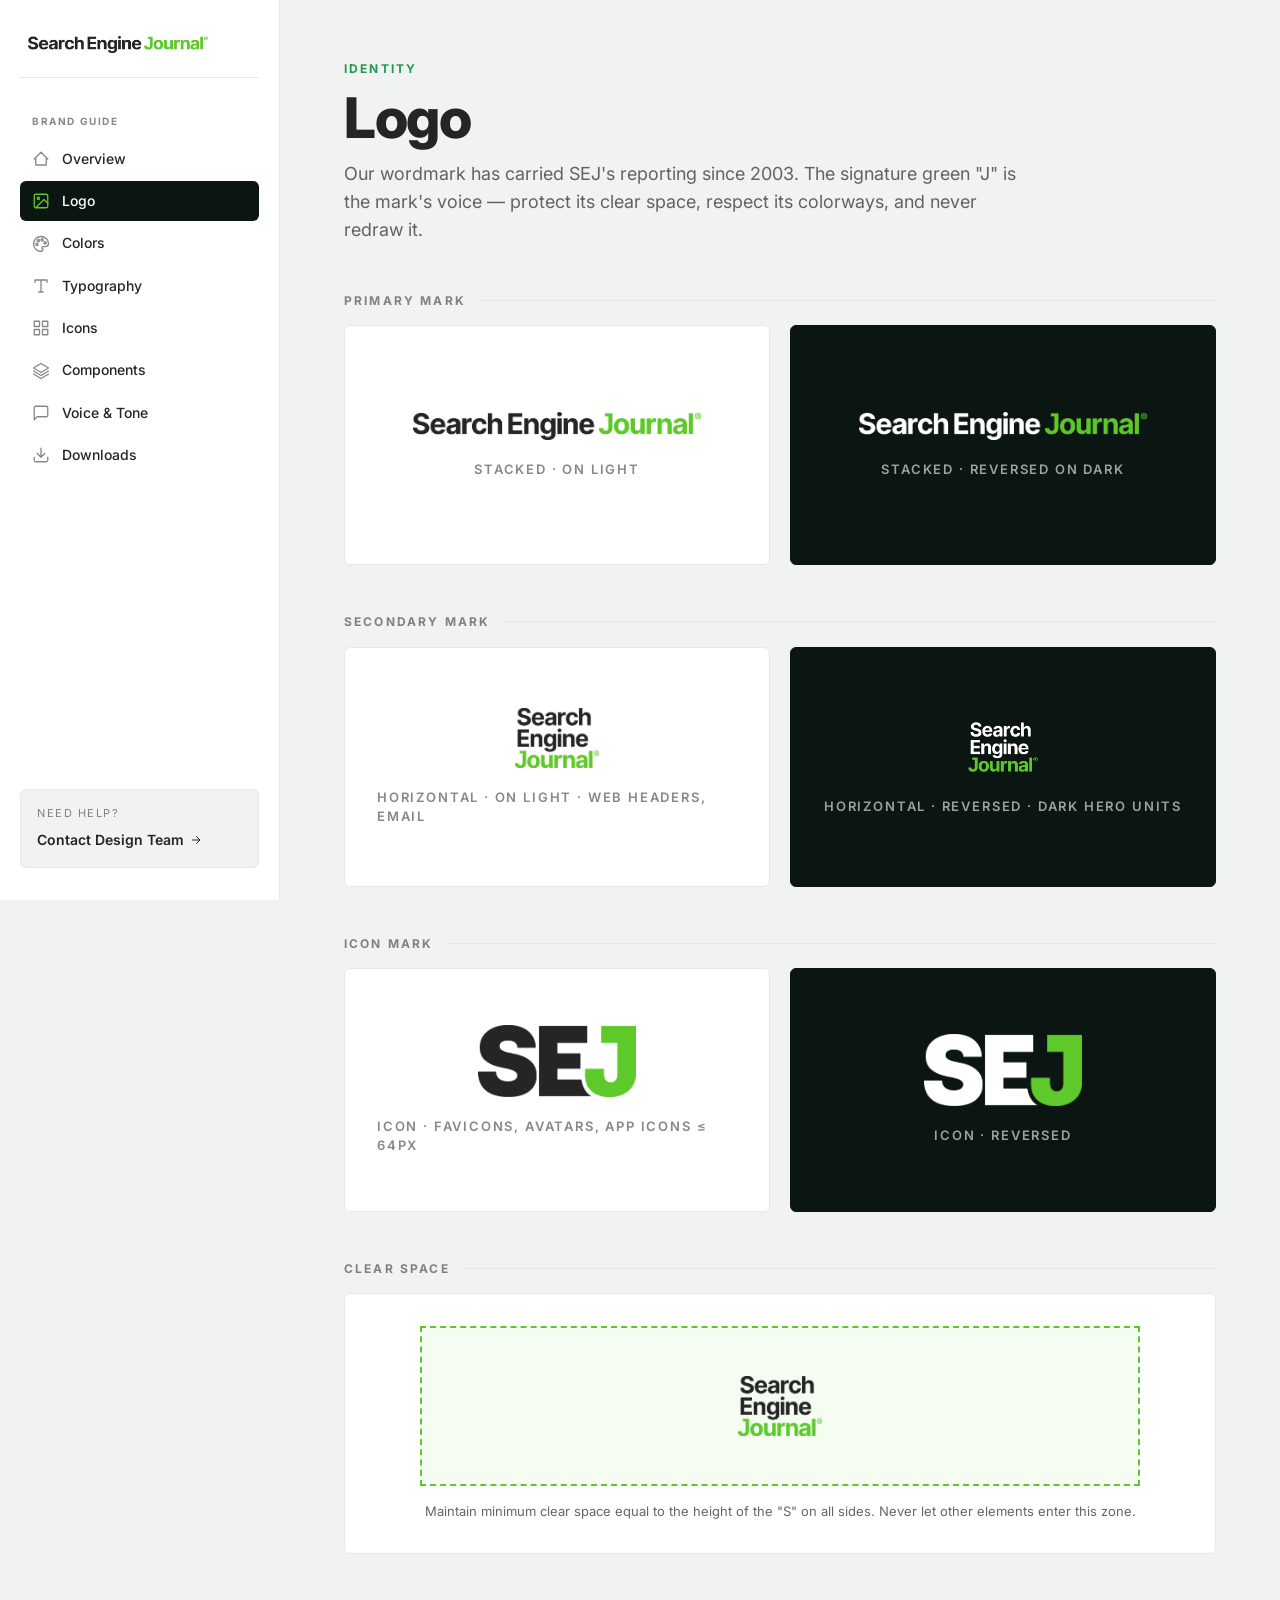
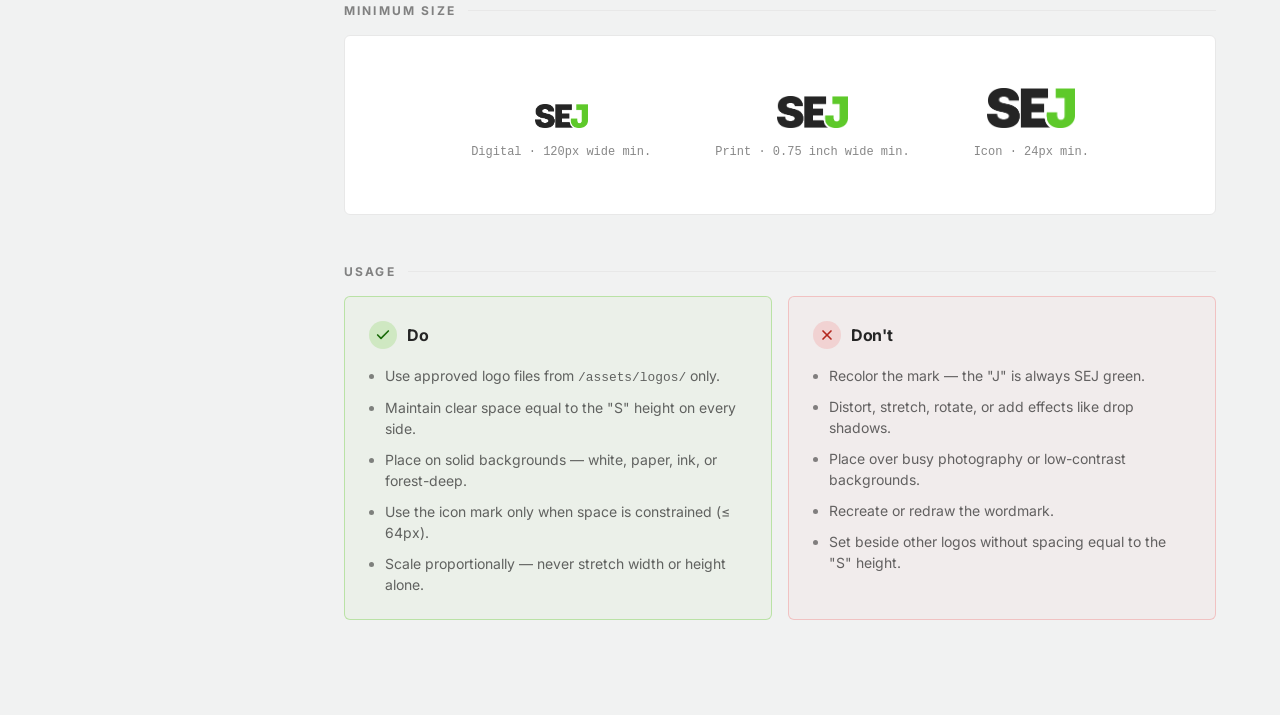
<file: logo.html>
<!doctype html>
<html lang="en">
<head>
<meta charset="utf-8" />
<meta name="viewport" content="width=device-width, initial-scale=1" />
<title>SEJ Brand Guide — Logo</title>
<link rel="stylesheet" href="styles/colors_and_type.css" />
<link rel="stylesheet" href="styles/site.css" />
</head>
<body>
<div class="app">
  <div id="sidebar-mount"></div>
  <main class="main">
    <header class="page-head">
      <span class="eyebrow">Identity</span>
      <h1>Logo</h1>
      <p>Our wordmark has carried SEJ's reporting since 2003. The signature green "J" is the mark's voice — protect its clear space, respect its colorways, and never redraw it.</p>
    </header>

    <section class="stack-10">
      <div>
        <div class="section-label">Primary mark</div>
        <div class="card-grid cols-2">
          <div class="logo-display">
            <img src="assets/logos/primary-black.png" alt="SEJ primary logo, stacked" />
            <div class="caption">Stacked · on light</div>
          </div>
          <div class="logo-display dark">
            <img src="assets/logos/primary-white.png" alt="SEJ primary logo, stacked, reversed" />
            <div class="caption">Stacked · reversed on dark</div>
          </div>
        </div>
      </div>

      <div>
        <div class="section-label">Secondary mark</div>
        <div class="card-grid cols-2">
          <div class="logo-display">
            <img src="assets/logos/secondary-black.png" alt="SEJ secondary horizontal logo" style="max-height:60px" />
            <div class="caption">Horizontal · on light · web headers, email</div>
          </div>
          <div class="logo-display dark">
            <img src="assets/logos/secondary-white.png" alt="SEJ secondary horizontal logo, reversed" style="max-height:60px" />
            <div class="caption">Horizontal · reversed · dark hero units</div>
          </div>
        </div>
      </div>

      <div>
        <div class="section-label">Icon mark</div>
        <div class="card-grid cols-2">
          <div class="logo-display">
            <img src="assets/logos/icon-black.png" alt="SEJ icon" style="max-height:72px" />
            <div class="caption">Icon · favicons, avatars, app icons ≤ 64px</div>
          </div>
          <div class="logo-display dark">
            <img src="assets/logos/icon-white.png" alt="SEJ icon, white" style="max-height:72px" />
            <div class="caption">Icon · reversed</div>
          </div>
        </div>
      </div>

      <div>
        <div class="section-label">Clear space</div>
        <div class="clearspace">
          <div class="clearspace-box">
            <img src="assets/logos/secondary-black.png" alt="" />
          </div>
          <div class="caption">Maintain minimum clear space equal to the height of the "S" on all sides. Never let other elements enter this zone.</div>
        </div>
      </div>

      <div>
        <div class="section-label">Minimum size</div>
        <div class="card">
          <div style="display:flex;gap:64px;align-items:flex-end;justify-content:center;padding:24px 0;">
            <div style="display:flex;flex-direction:column;align-items:center;gap:16px;">
              <img src="assets/logos/icon-black.png" style="height:24px" alt="" />
              <div style="font-size:12px;color:var(--fg-3);font-family:ui-monospace,Menlo,monospace">Digital · 120px wide min.</div>
            </div>
            <div style="display:flex;flex-direction:column;align-items:center;gap:16px;">
              <img src="assets/logos/icon-black.png" style="height:32px" alt="" />
              <div style="font-size:12px;color:var(--fg-3);font-family:ui-monospace,Menlo,monospace">Print · 0.75 inch wide min.</div>
            </div>
            <div style="display:flex;flex-direction:column;align-items:center;gap:16px;">
              <img src="assets/logos/icon-black.png" style="height:40px" alt="" />
              <div style="font-size:12px;color:var(--fg-3);font-family:ui-monospace,Menlo,monospace">Icon · 24px min.</div>
            </div>
          </div>
        </div>
      </div>

      <div>
        <div class="section-label">Usage</div>
        <div class="dodont">
          <div class="dodont-card do">
            <div class="dodont-head">
              <div class="pill"><svg width="16" height="16" viewBox="0 0 24 24" fill="none" stroke="currentColor" stroke-width="2.5" stroke-linecap="round" stroke-linejoin="round"><polyline points="20 6 9 17 4 12"/></svg></div>
              <h4>Do</h4>
            </div>
            <ul>
              <li>Use approved logo files from <code>/assets/logos/</code> only.</li>
              <li>Maintain clear space equal to the "S" height on every side.</li>
              <li>Place on solid backgrounds — white, paper, ink, or forest-deep.</li>
              <li>Use the icon mark only when space is constrained (≤ 64px).</li>
              <li>Scale proportionally — never stretch width or height alone.</li>
            </ul>
          </div>
          <div class="dodont-card dont">
            <div class="dodont-head">
              <div class="pill"><svg width="16" height="16" viewBox="0 0 24 24" fill="none" stroke="currentColor" stroke-width="2.5" stroke-linecap="round" stroke-linejoin="round"><line x1="18" y1="6" x2="6" y2="18"/><line x1="6" y1="6" x2="18" y2="18"/></svg></div>
              <h4>Don't</h4>
            </div>
            <ul>
              <li>Recolor the mark — the "J" is always SEJ green.</li>
              <li>Distort, stretch, rotate, or add effects like drop shadows.</li>
              <li>Place over busy photography or low-contrast backgrounds.</li>
              <li>Recreate or redraw the wordmark.</li>
              <li>Set beside other logos without spacing equal to the "S" height.</li>
            </ul>
          </div>
        </div>
      </div>
    </section>
  </main>
</div>

<div id="copied-toast" class="copied"></div>
<script src="partials.js"></script>
<script>mountSidebar('logo');</script>
</body>
</html>
</file>
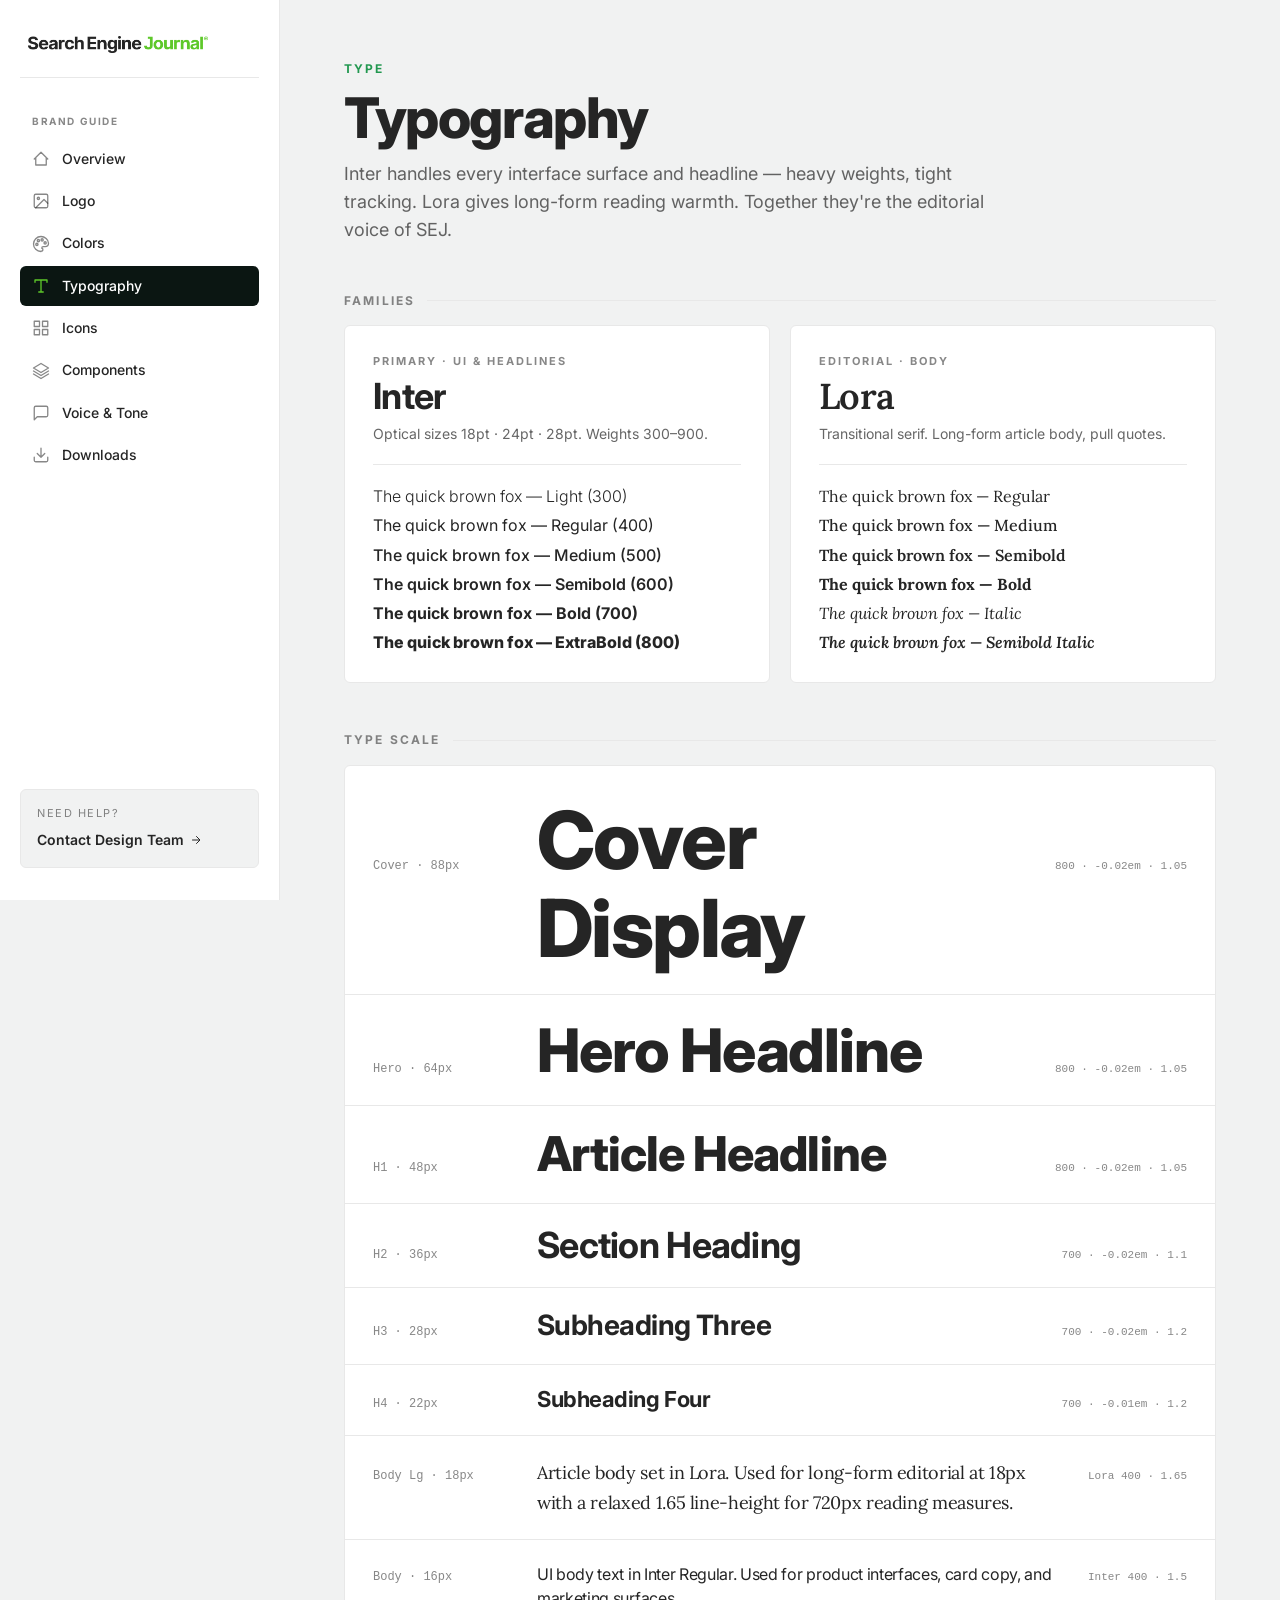
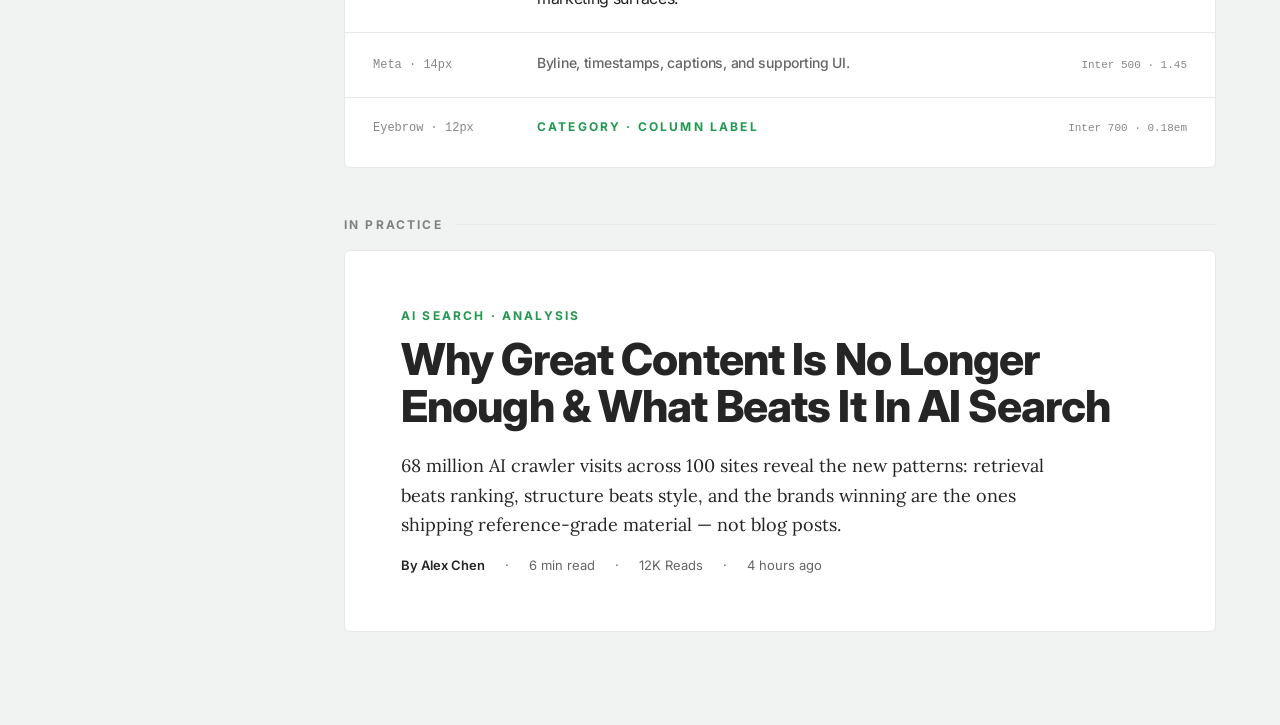
<file: typography.html>
<!doctype html>
<html lang="en">
<head>
<meta charset="utf-8" />
<meta name="viewport" content="width=device-width, initial-scale=1" />
<title>SEJ Brand Guide — Typography</title>
<link rel="stylesheet" href="styles/colors_and_type.css" />
<link rel="stylesheet" href="styles/site.css" />
</head>
<body>
<div class="app">
  <div id="sidebar-mount"></div>
  <main class="main">
    <header class="page-head">
      <span class="eyebrow">Type</span>
      <h1>Typography</h1>
      <p>Inter handles every interface surface and headline — heavy weights, tight tracking. Lora gives long-form reading warmth. Together they're the editorial voice of SEJ.</p>
    </header>

    <section class="stack-10">
      <div>
        <div class="section-label">Families</div>
        <div class="card-grid cols-2">
          <div class="type-family">
            <div class="type-family-label">Primary · UI & Headlines</div>
            <h2 class="type-family-name">Inter</h2>
            <div class="type-family-desc">Optical sizes 18pt · 24pt · 28pt. Weights 300–900.</div>
            <div class="type-family-specimen">
              <div style="font-weight:300">The quick brown fox — Light (300)</div>
              <div style="font-weight:400">The quick brown fox — Regular (400)</div>
              <div style="font-weight:500">The quick brown fox — Medium (500)</div>
              <div style="font-weight:600">The quick brown fox — Semibold (600)</div>
              <div style="font-weight:700">The quick brown fox — Bold (700)</div>
              <div style="font-weight:800">The quick brown fox — ExtraBold (800)</div>
            </div>
          </div>
          <div class="type-family">
            <div class="type-family-label">Editorial · Body</div>
            <h2 class="type-family-name serif">Lora</h2>
            <div class="type-family-desc">Transitional serif. Long-form article body, pull quotes.</div>
            <div class="type-family-specimen">
              <div class="lora" style="font-weight:400">The quick brown fox — Regular</div>
              <div class="lora" style="font-weight:500">The quick brown fox — Medium</div>
              <div class="lora" style="font-weight:600">The quick brown fox — Semibold</div>
              <div class="lora" style="font-weight:700">The quick brown fox — Bold</div>
              <div class="lora" style="font-weight:400;font-style:italic">The quick brown fox — Italic</div>
              <div class="lora" style="font-weight:600;font-style:italic">The quick brown fox — Semibold Italic</div>
            </div>
          </div>
        </div>
      </div>

      <div>
        <div class="section-label">Type scale</div>
        <div class="type-scale">
          <div class="type-row">
            <div class="type-row-meta">Cover · 88px</div>
            <div class="type-row-sample" style="font-size:80px;font-weight:800">Cover Display</div>
            <div class="type-row-spec">800 · -0.02em · 1.05</div>
          </div>
          <div class="type-row">
            <div class="type-row-meta">Hero · 64px</div>
            <div class="type-row-sample" style="font-size:60px;font-weight:800">Hero Headline</div>
            <div class="type-row-spec">800 · -0.02em · 1.05</div>
          </div>
          <div class="type-row">
            <div class="type-row-meta">H1 · 48px</div>
            <div class="type-row-sample" style="font-size:48px;font-weight:800">Article Headline</div>
            <div class="type-row-spec">800 · -0.02em · 1.05</div>
          </div>
          <div class="type-row">
            <div class="type-row-meta">H2 · 36px</div>
            <div class="type-row-sample" style="font-size:36px;font-weight:700">Section Heading</div>
            <div class="type-row-spec">700 · -0.02em · 1.1</div>
          </div>
          <div class="type-row">
            <div class="type-row-meta">H3 · 28px</div>
            <div class="type-row-sample" style="font-size:28px;font-weight:700;font-family:var(--font-display)">Subheading Three</div>
            <div class="type-row-spec">700 · -0.02em · 1.2</div>
          </div>
          <div class="type-row">
            <div class="type-row-meta">H4 · 22px</div>
            <div class="type-row-sample" style="font-size:22px;font-weight:700;font-family:var(--font-display)">Subheading Four</div>
            <div class="type-row-spec">700 · -0.01em · 1.2</div>
          </div>
          <div class="type-row">
            <div class="type-row-meta">Body Lg · 18px</div>
            <div class="type-row-sample" style="font-size:18px;font-weight:400;font-family:var(--font-serif);line-height:1.65">Article body set in Lora. Used for long-form editorial at 18px with a relaxed 1.65 line-height for 720px reading measures.</div>
            <div class="type-row-spec">Lora 400 · 1.65</div>
          </div>
          <div class="type-row">
            <div class="type-row-meta">Body · 16px</div>
            <div class="type-row-sample" style="font-size:16px;font-weight:400;line-height:1.5">UI body text in Inter Regular. Used for product interfaces, card copy, and marketing surfaces.</div>
            <div class="type-row-spec">Inter 400 · 1.5</div>
          </div>
          <div class="type-row">
            <div class="type-row-meta">Meta · 14px</div>
            <div class="type-row-sample" style="font-size:14px;font-weight:500;color:var(--fg-2)">Byline, timestamps, captions, and supporting UI.</div>
            <div class="type-row-spec">Inter 500 · 1.45</div>
          </div>
          <div class="type-row">
            <div class="type-row-meta">Eyebrow · 12px</div>
            <div class="type-row-sample" style="font-size:12px;font-weight:700;text-transform:uppercase;letter-spacing:0.18em;color:var(--fg-accent)">CATEGORY · COLUMN LABEL</div>
            <div class="type-row-spec">Inter 700 · 0.18em</div>
          </div>
        </div>
      </div>

      <div>
        <div class="section-label">In practice</div>
        <div class="card" style="padding:56px;background:var(--sej-white)">
          <div class="eyebrow" style="margin-bottom:12px">AI Search · Analysis</div>
          <h2 style="font-family:var(--font-hero);font-size:44px;font-weight:800;letter-spacing:-0.02em;line-height:1.08;margin:0 0 20px;max-width:780px">Why Great Content Is No Longer Enough &amp; What Beats It In AI Search</h2>
          <p style="font-family:var(--font-serif);font-size:18px;line-height:1.65;color:var(--fg-1);max-width:680px;margin:0 0 16px">68 million AI crawler visits across 100 sites reveal the new patterns: retrieval beats ranking, structure beats style, and the brands winning are the ones shipping reference-grade material — not blog posts.</p>
          <div style="display:flex;gap:20px;align-items:center;color:var(--fg-2);font-size:13px">
            <span style="font-weight:600;color:var(--fg-1)">By Alex Chen</span>
            <span>·</span>
            <span>6 min read</span>
            <span>·</span>
            <span>12K Reads</span>
            <span>·</span>
            <span>4 hours ago</span>
          </div>
        </div>
      </div>
    </section>
  </main>
</div>

<div id="copied-toast" class="copied"></div>
<script src="partials.js"></script>
<script>mountSidebar('typography');</script>
</body>
</html>
</file>
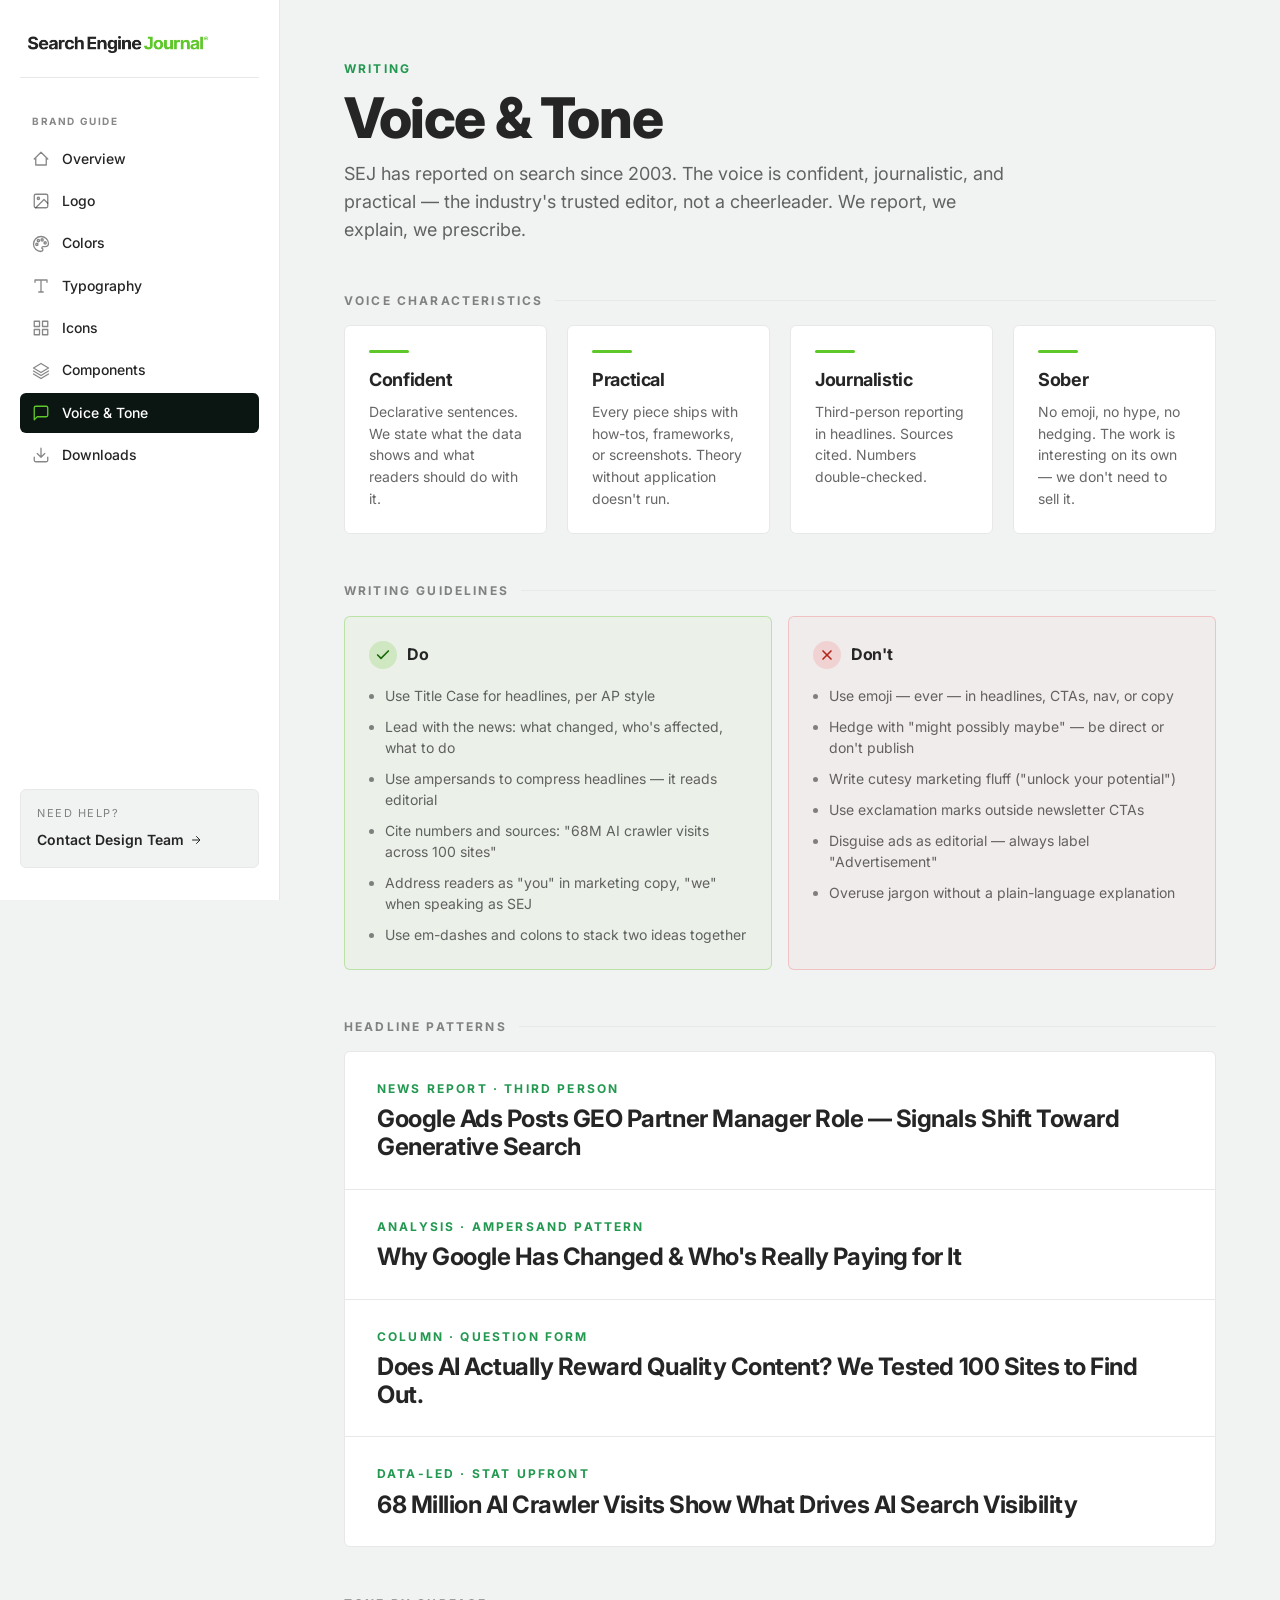
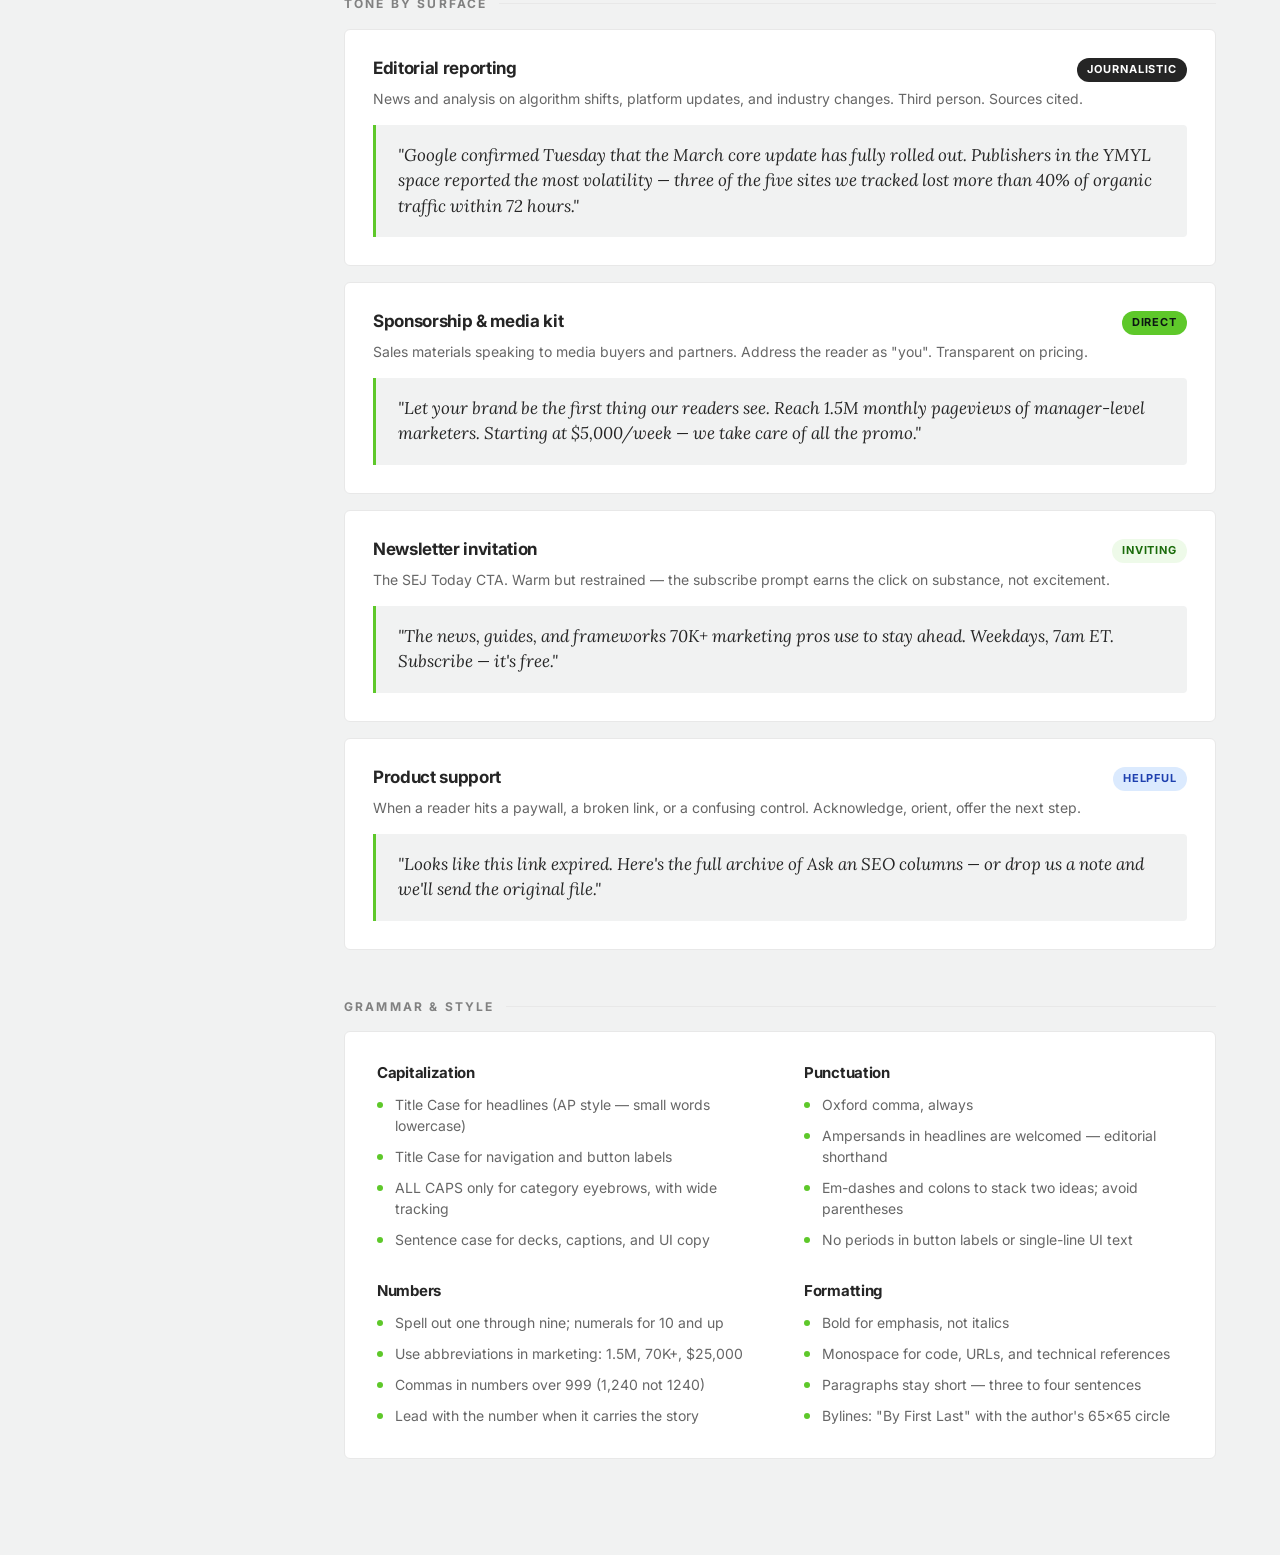
<file: voice.html>
<!doctype html>
<html lang="en">
<head>
<meta charset="utf-8" />
<meta name="viewport" content="width=device-width, initial-scale=1" />
<title>SEJ Brand Guide — Voice &amp; Tone</title>
<link rel="stylesheet" href="styles/colors_and_type.css" />
<link rel="stylesheet" href="styles/site.css" />
</head>
<body>
<div class="app">
  <div id="sidebar-mount"></div>
  <main class="main">
    <header class="page-head">
      <span class="eyebrow">Writing</span>
      <h1>Voice &amp; Tone</h1>
      <p>SEJ has reported on search since 2003. The voice is confident, journalistic, and practical — the industry's trusted editor, not a cheerleader. We report, we explain, we prescribe.</p>
    </header>

    <section class="stack-10">
      <div>
        <div class="section-label">Voice characteristics</div>
        <div class="card-grid cols-4">
          <div class="voice-char">
            <div class="bar"></div>
            <h4>Confident</h4>
            <p>Declarative sentences. We state what the data shows and what readers should do with it.</p>
          </div>
          <div class="voice-char">
            <div class="bar"></div>
            <h4>Practical</h4>
            <p>Every piece ships with how-tos, frameworks, or screenshots. Theory without application doesn't run.</p>
          </div>
          <div class="voice-char">
            <div class="bar"></div>
            <h4>Journalistic</h4>
            <p>Third-person reporting in headlines. Sources cited. Numbers double-checked.</p>
          </div>
          <div class="voice-char">
            <div class="bar"></div>
            <h4>Sober</h4>
            <p>No emoji, no hype, no hedging. The work is interesting on its own — we don't need to sell it.</p>
          </div>
        </div>
      </div>

      <div>
        <div class="section-label">Writing guidelines</div>
        <div class="dodont">
          <div class="dodont-card do">
            <div class="dodont-head">
              <div class="pill"><svg width="16" height="16" viewBox="0 0 24 24" fill="none" stroke="currentColor" stroke-width="2.5" stroke-linecap="round" stroke-linejoin="round"><polyline points="20 6 9 17 4 12"/></svg></div>
              <h4>Do</h4>
            </div>
            <ul>
              <li>Use Title Case for headlines, per AP style</li>
              <li>Lead with the news: what changed, who's affected, what to do</li>
              <li>Use ampersands to compress headlines — it reads editorial</li>
              <li>Cite numbers and sources: "68M AI crawler visits across 100 sites"</li>
              <li>Address readers as "you" in marketing copy, "we" when speaking as SEJ</li>
              <li>Use em-dashes and colons to stack two ideas together</li>
            </ul>
          </div>
          <div class="dodont-card dont">
            <div class="dodont-head">
              <div class="pill"><svg width="16" height="16" viewBox="0 0 24 24" fill="none" stroke="currentColor" stroke-width="2.5" stroke-linecap="round" stroke-linejoin="round"><line x1="18" y1="6" x2="6" y2="18"/><line x1="6" y1="6" x2="18" y2="18"/></svg></div>
              <h4>Don't</h4>
            </div>
            <ul>
              <li>Use emoji — ever — in headlines, CTAs, nav, or copy</li>
              <li>Hedge with "might possibly maybe" — be direct or don't publish</li>
              <li>Write cutesy marketing fluff ("unlock your potential")</li>
              <li>Use exclamation marks outside newsletter CTAs</li>
              <li>Disguise ads as editorial — always label "Advertisement"</li>
              <li>Overuse jargon without a plain-language explanation</li>
            </ul>
          </div>
        </div>
      </div>

      <div>
        <div class="section-label">Headline patterns</div>
        <div class="card" style="padding:0">
          <div style="padding:28px 32px;border-bottom:1px solid var(--border-1)">
            <div class="eyebrow" style="margin-bottom:8px">News report · third person</div>
            <div style="font-family:var(--font-hero);font-size:24px;font-weight:700;letter-spacing:-0.02em;line-height:1.15">Google Ads Posts GEO Partner Manager Role — Signals Shift Toward Generative Search</div>
          </div>
          <div style="padding:28px 32px;border-bottom:1px solid var(--border-1)">
            <div class="eyebrow" style="margin-bottom:8px">Analysis · ampersand pattern</div>
            <div style="font-family:var(--font-hero);font-size:24px;font-weight:700;letter-spacing:-0.02em;line-height:1.15">Why Google Has Changed &amp; Who's Really Paying for It</div>
          </div>
          <div style="padding:28px 32px;border-bottom:1px solid var(--border-1)">
            <div class="eyebrow" style="margin-bottom:8px">Column · question form</div>
            <div style="font-family:var(--font-hero);font-size:24px;font-weight:700;letter-spacing:-0.02em;line-height:1.15">Does AI Actually Reward Quality Content? We Tested 100 Sites to Find Out.</div>
          </div>
          <div style="padding:28px 32px">
            <div class="eyebrow" style="margin-bottom:8px">Data-led · stat upfront</div>
            <div style="font-family:var(--font-hero);font-size:24px;font-weight:700;letter-spacing:-0.02em;line-height:1.15">68 Million AI Crawler Visits Show What Drives AI Search Visibility</div>
          </div>
        </div>
      </div>

      <div>
        <div class="section-label">Tone by surface</div>
        <div class="tone">
          <div class="tone-head">
            <h4>Editorial reporting</h4>
            <span class="badge badge-dark">Journalistic</span>
          </div>
          <div class="tone-desc">News and analysis on algorithm shifts, platform updates, and industry changes. Third person. Sources cited.</div>
          <div class="tone-example">"Google confirmed Tuesday that the March core update has fully rolled out. Publishers in the YMYL space reported the most volatility — three of the five sites we tracked lost more than 40% of organic traffic within 72 hours."</div>
        </div>
        <div class="tone">
          <div class="tone-head">
            <h4>Sponsorship &amp; media kit</h4>
            <span class="badge badge-green">Direct</span>
          </div>
          <div class="tone-desc">Sales materials speaking to media buyers and partners. Address the reader as "you". Transparent on pricing.</div>
          <div class="tone-example">"Let your brand be the first thing our readers see. Reach 1.5M monthly pageviews of manager-level marketers. Starting at $5,000/week — we take care of all the promo."</div>
        </div>
        <div class="tone">
          <div class="tone-head">
            <h4>Newsletter invitation</h4>
            <span class="badge badge-soft">Inviting</span>
          </div>
          <div class="tone-desc">The SEJ Today CTA. Warm but restrained — the subscribe prompt earns the click on substance, not excitement.</div>
          <div class="tone-example">"The news, guides, and frameworks 70K+ marketing pros use to stay ahead. Weekdays, 7am ET. Subscribe — it's free."</div>
        </div>
        <div class="tone">
          <div class="tone-head">
            <h4>Product support</h4>
            <span class="badge" style="background:#dbeafe;color:#1e40af">Helpful</span>
          </div>
          <div class="tone-desc">When a reader hits a paywall, a broken link, or a confusing control. Acknowledge, orient, offer the next step.</div>
          <div class="tone-example">"Looks like this link expired. Here's the full archive of Ask an SEO columns — or drop us a note and we'll send the original file."</div>
        </div>
      </div>

      <div>
        <div class="section-label">Grammar &amp; style</div>
        <div class="grammar">
          <div>
            <h4>Capitalization</h4>
            <ul>
              <li>Title Case for headlines (AP style — small words lowercase)</li>
              <li>Title Case for navigation and button labels</li>
              <li>ALL CAPS only for category eyebrows, with wide tracking</li>
              <li>Sentence case for decks, captions, and UI copy</li>
            </ul>
          </div>
          <div>
            <h4>Punctuation</h4>
            <ul>
              <li>Oxford comma, always</li>
              <li>Ampersands in headlines are welcomed — editorial shorthand</li>
              <li>Em-dashes and colons to stack two ideas; avoid parentheses</li>
              <li>No periods in button labels or single-line UI text</li>
            </ul>
          </div>
          <div>
            <h4>Numbers</h4>
            <ul>
              <li>Spell out one through nine; numerals for 10 and up</li>
              <li>Use abbreviations in marketing: 1.5M, 70K+, $25,000</li>
              <li>Commas in numbers over 999 (1,240 not 1240)</li>
              <li>Lead with the number when it carries the story</li>
            </ul>
          </div>
          <div>
            <h4>Formatting</h4>
            <ul>
              <li>Bold for emphasis, not italics</li>
              <li>Monospace for code, URLs, and technical references</li>
              <li>Paragraphs stay short — three to four sentences</li>
              <li>Bylines: "By First Last" with the author's 65×65 circle</li>
            </ul>
          </div>
        </div>
      </div>
    </section>
  </main>
</div>

<div id="copied-toast" class="copied"></div>
<script src="partials.js"></script>
<script>mountSidebar('voice');</script>
</body>
</html>
</file>
<file: styles/colors_and_type.css>
/* ======================================================================
   SEJ Design System — Colors & Type
   Fonts: Inter (Title/UI), Lora (Body/Editorial)
   Inter loaded from Google Fonts (all weights 100–900).
   Lora loaded from Google Fonts.
   ====================================================================== */

@import url('https://fonts.googleapis.com/css2?family=Inter:ital,opsz,wght@0,14..32,100..900;1,14..32,100..900&family=Lora:ital,wght@0,400;0,500;0,600;0,700;1,400;1,600&display=swap');

:root {
  /* ---------- Primary palette (from Visual Brand Guide, p.04) ---------- */
  --sej-green:        #5ec82a;  /* primary accent — "J" mark, CTAs */
  --sej-ink:          #252525;  /* primary text/ink */
  --sej-paper:        #f1f2f2;  /* warm off-white surface */

  /* ---------- Secondary palette (from Visual Brand Guide, p.04) -------- */
  --sej-forest-deep:  #0b1612;  /* near-black, editorial dark */
  --sej-forest:       #11342b;  /* deep green, backgrounds */
  --sej-emerald:      #229850;  /* secondary green, links on light */
  --sej-steel:        #bfc1c5;  /* mid-gray, borders */
  --sej-mist:         #e8e8e8;  /* pale gray, dividers */

  /* ---------- Derived neutrals ---------------------------------------- */
  --sej-white:        #ffffff;
  --sej-black:        #000000;
  --sej-ink-70:       rgba(37, 37, 37, 0.70);
  --sej-ink-55:       rgba(37, 37, 37, 0.55);
  --sej-ink-12:       rgba(37, 37, 37, 0.12);
  --sej-green-10:     rgba(94, 200, 42, 0.10);
  --sej-green-20:     rgba(94, 200, 42, 0.20);

  /* ---------- Semantic foreground -------------------------------------- */
  --fg-1:             var(--sej-ink);          /* headings, body */
  --fg-2:             var(--sej-ink-70);       /* secondary text, meta */
  --fg-3:             var(--sej-ink-55);       /* tertiary, timestamps */
  --fg-inverse:       var(--sej-white);        /* on dark surfaces */
  --fg-accent:        var(--sej-emerald);      /* links on light */
  --fg-accent-loud:   var(--sej-green);        /* accent for callouts */

  /* ---------- Semantic backgrounds ------------------------------------- */
  --bg-1:             var(--sej-white);        /* article canvas */
  --bg-2:             var(--sej-paper);        /* page canvas, soft */
  --bg-3:             var(--sej-mist);         /* cards on paper */
  --bg-inverse:       var(--sej-forest-deep);  /* newsletter/footer */
  --bg-accent-soft:   var(--sej-green-10);     /* hover tints, badges */

  /* ---------- Borders -------------------------------------------------- */
  --border-1:         var(--sej-mist);
  --border-2:         var(--sej-steel);
  --border-strong:    var(--sej-ink);

  /* ---------- Type ----------------------------------------------------- */
  --font-sans:        'Inter', system-ui, -apple-system, 'Segoe UI', Helvetica, Arial, sans-serif;
  --font-serif:       'Lora', 'Times New Roman', Georgia, serif;
  --font-display:     'Inter', system-ui, sans-serif;
  --font-hero:        'Inter', system-ui, sans-serif;

  /* Type scale — tuned for editorial density. */
  --text-xs:          0.75rem;   /* 12px — meta, tags */
  --text-sm:          0.875rem;  /* 14px — byline, captions */
  --text-base:        1rem;      /* 16px — UI body */
  --text-md:          1.125rem;  /* 18px — article body */
  --text-lg:          1.375rem;  /* 22px — subheads */
  --text-xl:          1.75rem;   /* 28px — h3 */
  --text-2xl:         2.25rem;   /* 36px — h2 */
  --text-3xl:         3rem;      /* 48px — h1 */
  --text-4xl:         4rem;      /* 64px — hero */
  --text-5xl:         5.5rem;    /* 88px — cover */

  --lh-tight:         1.05;
  --lh-snug:          1.2;
  --lh-normal:        1.45;
  --lh-relaxed:       1.65;      /* Lora body */

  --tracking-tight:   -0.02em;
  --tracking-normal:  0;
  --tracking-wide:    0.08em;    /* small caps, eyebrows */
  --tracking-wider:   0.18em;    /* section labels */

  /* ---------- Spacing scale (8pt base) --------------------------------- */
  --space-1:          4px;
  --space-2:          8px;
  --space-3:          12px;
  --space-4:          16px;
  --space-5:          24px;
  --space-6:          32px;
  --space-7:          48px;
  --space-8:          64px;
  --space-9:          96px;

  /* ---------- Radii ---------------------------------------------------- */
  --radius-xs:        2px;
  --radius-sm:        4px;
  --radius-md:        6px;
  --radius-lg:        10px;
  --radius-pill:      999px;

  /* ---------- Elevation ------------------------------------------------ */
  --shadow-1:         0 1px 2px rgba(11, 22, 18, 0.06);
  --shadow-2:         0 2px 8px rgba(11, 22, 18, 0.08);
  --shadow-3:         0 10px 30px rgba(11, 22, 18, 0.12);
  --shadow-focus:     0 0 0 3px rgba(94, 200, 42, 0.35);

  /* ---------- Motion --------------------------------------------------- */
  --ease-out:         cubic-bezier(0.22, 0.61, 0.36, 1);
  --ease-in-out:      cubic-bezier(0.65, 0, 0.35, 1);
  --dur-fast:         120ms;
  --dur-base:         200ms;
  --dur-slow:         360ms;

  /* ---------- Layout --------------------------------------------------- */
  --container:        1240px;
  --container-narrow: 720px;
}

/* ======================================================================
   Element-level defaults
   ====================================================================== */

html { font-family: var(--font-sans); color: var(--fg-1); background: var(--bg-1); }
body { margin: 0; font-size: var(--text-base); line-height: var(--lh-normal); -webkit-font-smoothing: antialiased; }

h1, h2, h3, h4, h5, h6 {
  font-family: var(--font-display);
  font-weight: 800;
  letter-spacing: var(--tracking-tight);
  line-height: var(--lh-tight);
  color: var(--fg-1);
  margin: 0 0 var(--space-4);
}
h1 { font-size: var(--text-3xl); font-family: var(--font-hero); }
h2 { font-size: var(--text-2xl); font-weight: 700; font-family: var(--font-hero); }
h3 { font-size: var(--text-xl);  font-weight: 700; }
h4 { font-size: var(--text-lg);  font-weight: 700; line-height: var(--lh-snug); }
h5 { font-size: var(--text-base); font-weight: 700; text-transform: uppercase; letter-spacing: var(--tracking-wider); }
h6 { font-size: var(--text-xs);  font-weight: 700; text-transform: uppercase; letter-spacing: var(--tracking-wider); color: var(--fg-2); }

p  { margin: 0 0 var(--space-4); line-height: var(--lh-relaxed); }
.prose p, article p { font-family: var(--font-serif); font-size: var(--text-md); }

a  { color: var(--fg-accent); text-decoration: none; }
a:hover { text-decoration: underline; text-decoration-thickness: 2px; text-underline-offset: 3px; }

small, .meta { font-size: var(--text-xs); color: var(--fg-2); }
code, pre, .mono { font-family: ui-monospace, SFMono-Regular, Menlo, monospace; font-size: 0.92em; }

/* Eyebrow / section label */
.eyebrow {
  font-family: var(--font-sans);
  font-size: var(--text-xs);
  font-weight: 700;
  text-transform: uppercase;
  letter-spacing: var(--tracking-wider);
  color: var(--fg-accent);
}

/* Editorial pull-quote — Lora italic */
.pullquote {
  font-family: var(--font-serif);
  font-style: italic;
  font-size: var(--text-xl);
  line-height: var(--lh-snug);
  color: var(--fg-1);
  border-left: 3px solid var(--sej-green);
  padding-left: var(--space-5);
  margin: var(--space-6) 0;
}
</file>
<file: styles/site.css>
/* SEJ Brand Guide — site styles */

*, *::before, *::after { box-sizing: border-box; }

body {
  font-family: var(--font-sans);
  color: var(--fg-1);
  background: var(--bg-2);
  margin: 0;
}

/* ========== Layout ========== */
.app {
  display: grid;
  grid-template-columns: 280px 1fr;
  min-height: 100vh;
}

/* ========== Sidebar ========== */
.sidebar {
  background: var(--sej-white);
  border-right: 1px solid var(--border-1);
  padding: 32px 20px;
  display: flex;
  flex-direction: column;
  position: sticky;
  top: 0;
  height: 100vh;
}
.sidebar-brand {
  display: flex;
  align-items: center;
  gap: 12px;
  padding: 4px 8px 24px;
  border-bottom: 1px solid var(--border-1);
  margin-bottom: 20px;
}
.sidebar-brand img {
  height: auto;
  max-height: 36px;
  max-width: 180px;
  width: auto;
}
.sidebar-brand-meta {
  display: flex;
  flex-direction: column;
  line-height: 1.1;
}
.sidebar-brand-title {
  font-size: 15px;
  font-weight: 700;
  color: var(--fg-1);
  letter-spacing: -0.01em;
}
.sidebar-brand-sub {
  font-size: 11px;
  color: var(--fg-3);
  text-transform: uppercase;
  letter-spacing: 0.14em;
  margin-top: 4px;
}
.nav {
  display: flex;
  flex-direction: column;
  gap: 2px;
}
.nav-section {
  font-size: 10px;
  font-weight: 700;
  text-transform: uppercase;
  letter-spacing: 0.16em;
  color: var(--fg-3);
  padding: 16px 12px 8px;
}
.nav a {
  display: flex;
  align-items: center;
  gap: 12px;
  padding: 10px 12px;
  border-radius: var(--radius-md);
  color: var(--fg-1);
  text-decoration: none;
  font-size: 14px;
  font-weight: 500;
  transition: background var(--dur-fast) var(--ease-out), color var(--dur-fast) var(--ease-out);
}
.nav a:hover {
  background: var(--bg-2);
  text-decoration: none;
}
.nav a.is-active {
  background: var(--sej-forest-deep);
  color: var(--fg-inverse);
}
.nav a.is-active svg { color: var(--sej-green); }
.nav a svg {
  width: 18px;
  height: 18px;
  stroke-width: 1.75;
  color: var(--fg-3);
  flex-shrink: 0;
}
.nav a:hover svg { color: var(--fg-1); }

.sidebar-footer {
  margin-top: auto;
  padding: 16px;
  border-radius: var(--radius-md);
  background: var(--bg-2);
  border: 1px solid var(--border-1);
}
.sidebar-footer-label {
  font-size: 11px;
  color: var(--fg-3);
  text-transform: uppercase;
  letter-spacing: 0.14em;
  margin-bottom: 6px;
}
.sidebar-footer-link {
  font-size: 14px;
  font-weight: 600;
  color: var(--fg-1);
  display: inline-flex;
  align-items: center;
  gap: 6px;
}
.sidebar-footer-link:hover { color: var(--fg-accent); }

/* ========== Main ========== */
.main {
  padding: 56px 64px 96px;
  max-width: 1280px;
}
.page-head { margin-bottom: 48px; }
.page-head .eyebrow { margin-bottom: 12px; display: inline-block; }
.page-head h1 {
  font-size: 56px;
  margin: 0 0 12px;
  letter-spacing: -0.025em;
}
.page-head p {
  font-size: 18px;
  color: var(--fg-2);
  max-width: 680px;
  font-family: var(--font-sans);
  line-height: 1.55;
  margin: 0;
}

.section-label {
  font-size: 12px;
  font-weight: 700;
  text-transform: uppercase;
  letter-spacing: 0.18em;
  color: var(--fg-3);
  margin-bottom: 16px;
  display: flex;
  align-items: center;
  gap: 12px;
}
.section-label::after {
  content: "";
  flex: 1;
  height: 1px;
  background: var(--border-1);
}

/* ========== Cards ========== */
.card {
  background: var(--sej-white);
  border: 1px solid var(--border-1);
  border-radius: var(--radius-md);
  padding: 28px;
}
.card-grid {
  display: grid;
  gap: 20px;
}
.card-grid.cols-3 { grid-template-columns: repeat(3, 1fr); }
.card-grid.cols-4 { grid-template-columns: repeat(4, 1fr); }
.card-grid.cols-2 { grid-template-columns: repeat(2, 1fr); }

.linkcard {
  background: var(--sej-white);
  border: 1px solid var(--border-1);
  border-radius: var(--radius-md);
  padding: 28px;
  display: flex;
  flex-direction: column;
  gap: 12px;
  transition: border-color var(--dur-fast) var(--ease-out), transform var(--dur-fast) var(--ease-out);
  text-decoration: none;
  color: inherit;
}
.linkcard:hover {
  border-color: var(--sej-ink);
  text-decoration: none;
  transform: translateY(-1px);
}
.linkcard-icon {
  width: 44px;
  height: 44px;
  border-radius: var(--radius-md);
  background: var(--sej-green);
  display: flex;
  align-items: center;
  justify-content: center;
  color: #ffffff;
  margin-bottom: 8px;
}
.linkcard-icon svg { width: 22px; height: 22px; stroke-width: 2; }
.linkcard h3 {
  font-size: 20px;
  margin: 0;
  font-weight: 700;
}
.linkcard p {
  font-size: 14px;
  color: var(--fg-2);
  margin: 0;
  line-height: 1.5;
  font-family: var(--font-sans);
}
.linkcard-cta {
  font-size: 13px;
  font-weight: 600;
  color: var(--fg-accent);
  display: inline-flex;
  align-items: center;
  gap: 6px;
  margin-top: auto;
  padding-top: 8px;
}

/* ========== Stat block ========== */
.stat {
  background: var(--sej-white);
  border: 1px solid var(--border-1);
  border-radius: var(--radius-md);
  padding: 28px;
  text-align: left;
}
.stat-value {
  font-family: var(--font-hero);
  font-size: 44px;
  font-weight: 800;
  letter-spacing: -0.03em;
  line-height: 1;
  color: var(--sej-ink);
}
.stat-value .accent { color: var(--sej-green); }
.stat-label {
  margin-top: 10px;
  font-size: 13px;
  color: var(--fg-2);
  text-transform: uppercase;
  letter-spacing: 0.12em;
  font-weight: 600;
}

/* ========== Principle list ========== */
.principles {
  background: var(--sej-white);
  border: 1px solid var(--border-1);
  border-radius: var(--radius-md);
  padding: 40px;
}
.principles h2 {
  font-size: 32px;
  margin: 0 0 28px;
}
.principle-grid {
  display: grid;
  grid-template-columns: 1fr 1fr;
  gap: 32px 48px;
}
.principle {
  display: grid;
  grid-template-columns: 24px 1fr;
  gap: 14px;
  align-items: start;
}
.principle .check {
  width: 22px;
  height: 22px;
  border-radius: 50%;
  background: var(--sej-green);
  display: flex;
  align-items: center;
  justify-content: center;
  color: var(--sej-forest-deep);
  margin-top: 2px;
}
.principle .check svg { width: 14px; height: 14px; stroke-width: 3; }
.principle h4 {
  font-size: 16px;
  margin: 0 0 6px;
  font-weight: 700;
}
.principle p {
  font-size: 14px;
  color: var(--fg-2);
  margin: 0;
  line-height: 1.55;
  font-family: var(--font-sans);
}

/* ========== Logo page ========== */
.logo-display {
  background: var(--sej-white);
  border: 1px solid var(--border-1);
  border-radius: var(--radius-md);
  padding: 56px 32px;
  display: flex;
  flex-direction: column;
  align-items: center;
  justify-content: center;
  gap: 20px;
  min-height: 240px;
}
.logo-display.dark {
  background: var(--sej-forest-deep);
  border-color: var(--sej-forest-deep);
}
.logo-display img { max-height: 80px; max-width: 80%; width: auto; object-fit: contain; }
.logo-display .caption {
  font-size: 13px;
  color: var(--fg-3);
  text-transform: uppercase;
  letter-spacing: 0.14em;
  font-weight: 600;
}
.logo-display.dark .caption { color: rgba(255,255,255,0.6); }

.clearspace {
  background: var(--sej-white);
  border: 1px solid var(--border-1);
  border-radius: var(--radius-md);
  padding: 32px;
  display: flex;
  flex-direction: column;
  gap: 16px;
  align-items: center;
}
.clearspace-box {
  border: 2px dashed var(--sej-green);
  background: rgba(94, 200, 42, 0.06);
  padding: 48px 80px;
  display: flex;
  align-items: center;
  justify-content: center;
  width: 100%;
  max-width: 720px;
}
.clearspace-box img { height: 60px; }
.clearspace .caption { font-size: 13px; color: var(--fg-2); }

.dodont { display: grid; grid-template-columns: 1fr 1fr; gap: 16px; }
.dodont-card {
  border: 1px solid var(--border-1);
  border-radius: var(--radius-md);
  padding: 24px;
  background: var(--sej-white);
}
.dodont-card.do { border-color: rgba(94, 200, 42, 0.35); background: rgba(94, 200, 42, 0.04); }
.dodont-card.dont { border-color: rgba(239, 68, 68, 0.25); background: rgba(239, 68, 68, 0.03); }
.dodont-head {
  display: flex;
  align-items: center;
  gap: 10px;
  margin-bottom: 16px;
}
.dodont-head h4 { margin: 0; font-size: 16px; font-weight: 700; }
.dodont-head .pill {
  width: 28px; height: 28px; border-radius: 50%;
  display: flex; align-items: center; justify-content: center;
}
.dodont-card.do .pill { background: rgba(94, 200, 42, 0.2); color: #1a6b0a; }
.dodont-card.dont .pill { background: rgba(239, 68, 68, 0.15); color: #b3261e; }
.dodont-card ul {
  margin: 0; padding: 0; list-style: none;
  display: flex; flex-direction: column; gap: 10px;
}
.dodont-card li {
  font-size: 14px; color: var(--fg-2); line-height: 1.5;
  padding-left: 16px; position: relative;
}
.dodont-card li::before {
  content: ""; position: absolute; left: 0; top: 9px;
  width: 5px; height: 5px; border-radius: 50%;
  background: var(--sej-ink-55);
}

/* ========== Colors page ========== */
.swatch {
  border: 1px solid var(--border-1);
  border-radius: var(--radius-md);
  background: var(--sej-white);
  overflow: hidden;
  display: flex;
  flex-direction: column;
}
.swatch-chip {
  height: 132px;
  position: relative;
}
.swatch-chip::after {
  content: attr(data-label);
  position: absolute;
  top: 12px; left: 14px;
  font-size: 11px;
  font-weight: 600;
  letter-spacing: 0.14em;
  text-transform: uppercase;
  padding: 3px 8px;
  border-radius: 999px;
  background: rgba(255,255,255,0.85);
  color: var(--sej-ink);
}
.swatch-chip.on-dark::after { background: rgba(11,22,18,0.6); color: var(--sej-white); }
.swatch-body {
  padding: 16px 18px 20px;
  display: flex;
  flex-direction: column;
  gap: 4px;
}
.swatch-name {
  font-size: 15px;
  font-weight: 700;
  display: flex;
  align-items: center;
  justify-content: space-between;
}
.swatch-name button {
  background: none; border: none; cursor: pointer;
  color: var(--fg-3); padding: 4px;
  transition: color var(--dur-fast);
}
.swatch-name button:hover { color: var(--sej-ink); }
.swatch-name button svg { width: 15px; height: 15px; }
.swatch-hex {
  font-family: ui-monospace, Menlo, monospace;
  font-size: 13px;
  color: var(--fg-1);
}
.swatch-rgb {
  font-family: ui-monospace, Menlo, monospace;
  font-size: 11px;
  color: var(--fg-3);
}
.swatch-use {
  font-size: 12px;
  color: var(--fg-2);
  margin-top: 6px;
}

/* ========== Type page ========== */
.type-family {
  background: var(--sej-white);
  border: 1px solid var(--border-1);
  border-radius: var(--radius-md);
  padding: 28px;
}
.type-family-label {
  font-size: 11px;
  font-weight: 700;
  text-transform: uppercase;
  letter-spacing: 0.18em;
  color: var(--fg-3);
  margin-bottom: 8px;
}
.type-family-name {
  font-size: 36px;
  font-weight: 700;
  letter-spacing: -0.02em;
  margin: 0 0 8px;
}
.type-family-name.serif { font-family: var(--font-serif); font-style: normal; font-weight: 600; }
.type-family-desc { font-size: 14px; color: var(--fg-2); margin-bottom: 20px; }
.type-family-specimen {
  display: flex;
  flex-direction: column;
  gap: 6px;
  padding-top: 20px;
  border-top: 1px solid var(--border-1);
}
.type-family-specimen div {
  font-size: 16px;
}
.type-family-specimen .lora { font-family: var(--font-serif); }

.type-scale {
  background: var(--sej-white);
  border: 1px solid var(--border-1);
  border-radius: var(--radius-md);
  padding: 8px 0;
}
.type-row {
  padding: 22px 28px;
  border-bottom: 1px solid var(--border-1);
  display: grid;
  grid-template-columns: 140px 1fr auto;
  gap: 24px;
  align-items: baseline;
}
.type-row:last-child { border-bottom: none; }
.type-row-meta {
  font-family: ui-monospace, Menlo, monospace;
  font-size: 12px;
  color: var(--fg-3);
}
.type-row-sample {
  font-family: var(--font-hero);
  color: var(--sej-ink);
  line-height: 1.1;
  letter-spacing: -0.02em;
}
.type-row-spec {
  font-family: ui-monospace, Menlo, monospace;
  font-size: 11px;
  color: var(--fg-3);
  text-align: right;
}

/* ========== Icons ========== */
.icon-group {
  background: var(--sej-white);
  border: 1px solid var(--border-1);
  border-radius: var(--radius-md);
  padding: 24px;
}
.icon-grid {
  display: grid;
  grid-template-columns: repeat(8, 1fr);
  gap: 12px;
}
.icon-tile {
  display: flex;
  flex-direction: column;
  align-items: center;
  justify-content: center;
  padding: 18px 8px;
  border-radius: var(--radius-sm);
  gap: 10px;
  transition: background var(--dur-fast) var(--ease-out);
  cursor: default;
}
.icon-tile:hover { background: var(--bg-2); }
.icon-tile svg { width: 22px; height: 22px; stroke-width: 1.75; color: var(--sej-ink); }
.icon-tile span {
  font-size: 11px;
  color: var(--fg-3);
  text-align: center;
}

.icon-sizes {
  display: flex;
  gap: 40px;
  align-items: flex-end;
  padding: 32px;
  background: var(--sej-white);
  border: 1px solid var(--border-1);
  border-radius: var(--radius-md);
}
.icon-size { display: flex; flex-direction: column; align-items: center; gap: 8px; }
.icon-size svg { stroke-width: 1.75; color: var(--sej-ink); }
.icon-size span {
  font-family: ui-monospace, Menlo, monospace;
  font-size: 11px;
  color: var(--fg-3);
}

/* ========== Components ========== */
.comp-block {
  background: var(--sej-white);
  border: 1px solid var(--border-1);
  border-radius: var(--radius-md);
  padding: 28px;
  margin-bottom: 20px;
}
.comp-block h4 {
  font-size: 12px;
  font-weight: 700;
  text-transform: uppercase;
  letter-spacing: 0.14em;
  color: var(--fg-3);
  margin: 0 0 16px;
}
.comp-row {
  display: flex;
  flex-wrap: wrap;
  gap: 12px;
  align-items: center;
  margin-bottom: 16px;
}
.comp-row:last-child { margin-bottom: 0; }

/* Buttons */
.btn {
  font-family: var(--font-sans);
  font-size: 14px;
  font-weight: 600;
  padding: 10px 18px;
  border-radius: var(--radius-sm);
  border: 1px solid transparent;
  cursor: pointer;
  display: inline-flex;
  align-items: center;
  gap: 8px;
  transition: all var(--dur-fast) var(--ease-out);
  text-decoration: none;
}
.btn:hover { text-decoration: none; }
.btn-primary { background: var(--sej-green); color: var(--sej-forest-deep); }
.btn-primary:hover { background: #4fb821; }
.btn-dark { background: var(--sej-ink); color: var(--sej-white); }
.btn-dark:hover { background: var(--sej-forest-deep); }
.btn-outline { background: transparent; border-color: var(--sej-ink); color: var(--sej-ink); }
.btn-outline:hover { background: var(--sej-ink); color: var(--sej-white); }
.btn-ghost { background: transparent; color: var(--sej-ink); }
.btn-ghost:hover { background: var(--bg-2); }
.btn-sm { padding: 7px 12px; font-size: 13px; }
.btn-lg { padding: 14px 24px; font-size: 16px; }
.btn[disabled] { opacity: 0.4; pointer-events: none; }

/* Inputs */
.input {
  width: 100%;
  padding: 10px 12px;
  border: 1px solid var(--border-2);
  border-radius: var(--radius-xs);
  font-family: var(--font-sans);
  font-size: 14px;
  background: var(--sej-white);
  color: var(--sej-ink);
  transition: border-color var(--dur-fast), box-shadow var(--dur-fast);
}
.input:focus { outline: none; border-color: var(--sej-green); box-shadow: var(--shadow-focus); }
.label {
  font-size: 13px; font-weight: 600;
  color: var(--fg-1);
  margin-bottom: 6px;
  display: block;
}
.help { font-size: 12px; color: var(--fg-3); margin-top: 6px; }

/* Checkbox */
.check-row { display: flex; align-items: center; gap: 10px; }
.check-row input[type="checkbox"] {
  width: 18px; height: 18px; accent-color: var(--sej-green);
}
.check-row label { font-size: 14px; color: var(--fg-1); }

/* Toggle */
.toggle {
  width: 44px; height: 24px;
  background: var(--sej-steel);
  border-radius: 999px;
  position: relative;
  cursor: pointer;
  transition: background var(--dur-base);
}
.toggle.on { background: var(--sej-green); }
.toggle::after {
  content: ""; position: absolute;
  top: 2px; left: 2px;
  width: 20px; height: 20px; border-radius: 50%;
  background: white;
  transition: transform var(--dur-base) var(--ease-out);
  box-shadow: 0 1px 3px rgba(0,0,0,0.2);
}
.toggle.on::after { transform: translateX(20px); }

/* Badges */
.badge {
  font-size: 11px;
  font-weight: 700;
  padding: 4px 10px;
  border-radius: 999px;
  text-transform: uppercase;
  letter-spacing: 0.08em;
  display: inline-flex;
  align-items: center;
  gap: 5px;
}
.badge-dark { background: var(--sej-ink); color: var(--sej-white); }
.badge-green { background: var(--sej-green); color: var(--sej-forest-deep); }
.badge-outline { background: transparent; border: 1px solid var(--border-2); color: var(--sej-ink); }
.badge-soft { background: var(--sej-green-10); color: #1a6b0a; }
.badge-red { background: #fee2e2; color: #b3261e; }

/* Progress + Slider */
.progress {
  height: 6px;
  background: var(--border-1);
  border-radius: 999px;
  overflow: hidden;
}
.progress-bar {
  height: 100%;
  background: var(--sej-green);
  border-radius: 999px;
}
.slider-row { display: flex; align-items: center; gap: 12px; }
input[type="range"] { accent-color: var(--sej-green); flex: 1; }

/* Cards (component) */
.ex-card {
  background: var(--sej-white);
  border: 1px solid var(--border-1);
  border-radius: var(--radius-md);
  overflow: hidden;
  display: flex;
  flex-direction: column;
}
.ex-card-img {
  aspect-ratio: 16/9;
  background: linear-gradient(135deg, #11342b, #0b1612);
  display: flex;
  align-items: center;
  justify-content: center;
  color: var(--sej-green);
  font-family: var(--font-hero);
  font-weight: 800;
  font-size: 20px;
  letter-spacing: -0.02em;
}
.ex-card-body { padding: 20px; display: flex; flex-direction: column; gap: 8px; }
.ex-card-body h5 { font-family: var(--font-hero); font-weight: 700; font-size: 17px; margin: 0; text-transform: none; letter-spacing: -0.01em; color: var(--sej-ink); }
.ex-card-body p { font-size: 14px; color: var(--fg-2); margin: 0; line-height: 1.5; font-family: var(--font-sans); }

/* Spacing scale */
.spacing-row {
  display: grid;
  grid-template-columns: 50px 1fr;
  gap: 20px;
  align-items: center;
  padding: 10px 0;
  border-bottom: 1px solid var(--border-1);
}
.spacing-row:last-child { border-bottom: none; }
.spacing-name { font-family: ui-monospace, Menlo, monospace; font-size: 13px; color: var(--fg-3); }
.spacing-visual { display: flex; align-items: center; gap: 14px; }
.spacing-bar { height: 20px; background: var(--sej-green); border-radius: 2px; }
.spacing-value { font-size: 13px; color: var(--fg-2); }

/* Grid 12-col */
.grid12 {
  display: grid;
  grid-template-columns: repeat(12, 1fr);
  gap: 8px;
}
.grid12 div {
  background: var(--sej-green-10);
  color: #1a6b0a;
  text-align: center;
  padding: 14px 0;
  font-family: ui-monospace, Menlo, monospace;
  font-size: 12px;
  border-radius: var(--radius-xs);
  font-weight: 600;
}

/* Breakpoints */
.bp-table { width: 100%; }
.bp-table div {
  display: grid;
  grid-template-columns: 140px 1fr auto;
  padding: 12px 0;
  border-bottom: 1px solid var(--border-1);
  font-size: 14px;
}
.bp-table div:last-child { border-bottom: none; }
.bp-table .bp-name { font-family: ui-monospace, Menlo, monospace; color: var(--fg-1); font-weight: 600; }
.bp-table .bp-desc { color: var(--fg-2); }
.bp-table .bp-range { font-family: ui-monospace, Menlo, monospace; color: var(--fg-3); }

/* ========== Voice & Tone ========== */
.voice-char {
  background: var(--sej-white);
  border: 1px solid var(--border-1);
  border-radius: var(--radius-md);
  padding: 24px;
}
.voice-char h4 { font-size: 18px; margin: 0 0 10px; font-weight: 700; }
.voice-char p { font-size: 14px; color: var(--fg-2); margin: 0; line-height: 1.55; font-family: var(--font-sans); }
.voice-char .bar {
  height: 3px;
  width: 40px;
  background: var(--sej-green);
  border-radius: 2px;
  margin-bottom: 16px;
}

.tone {
  background: var(--sej-white);
  border: 1px solid var(--border-1);
  border-radius: var(--radius-md);
  padding: 28px;
  margin-bottom: 16px;
}
.tone-head {
  display: flex;
  justify-content: space-between;
  align-items: start;
  margin-bottom: 6px;
}
.tone-head h4 { margin: 0; font-size: 17px; font-weight: 700; }
.tone-desc { font-size: 14px; color: var(--fg-2); margin-bottom: 16px; line-height: 1.5; }
.tone-example {
  background: var(--bg-2);
  border-left: 3px solid var(--sej-green);
  padding: 18px 22px;
  border-radius: 0 var(--radius-sm) var(--radius-sm) 0;
  font-family: var(--font-serif);
  font-size: 17px;
  font-style: italic;
  color: var(--sej-ink);
  line-height: 1.5;
}

.grammar {
  background: var(--sej-white);
  border: 1px solid var(--border-1);
  border-radius: var(--radius-md);
  padding: 32px;
  display: grid;
  grid-template-columns: 1fr 1fr;
  gap: 32px 48px;
}
.grammar h4 { font-size: 15px; margin: 0 0 12px; font-weight: 700; }
.grammar ul { margin: 0; padding: 0; list-style: none; display: flex; flex-direction: column; gap: 10px; }
.grammar li {
  font-size: 14px; color: var(--fg-2); line-height: 1.5;
  padding-left: 18px; position: relative;
}
.grammar li::before {
  content: ""; position: absolute; left: 0; top: 8px;
  width: 6px; height: 6px; background: var(--sej-green); border-radius: 50%;
}

/* ========== Downloads ========== */
.dl-hero {
  background: var(--sej-forest-deep);
  color: var(--sej-white);
  border-radius: var(--radius-md);
  padding: 36px 40px;
  display: flex;
  align-items: center;
  gap: 24px;
  margin-bottom: 48px;
}
.dl-hero-icon {
  width: 64px; height: 64px;
  border-radius: var(--radius-md);
  background: var(--sej-green);
  display: flex; align-items: center; justify-content: center;
  color: var(--sej-forest-deep);
  flex-shrink: 0;
}
.dl-hero-icon svg { width: 28px; height: 28px; stroke-width: 2; }
.dl-hero-body { flex: 1; }
.dl-hero h3 { font-size: 22px; margin: 0 0 6px; color: var(--sej-white); font-weight: 700; }
.dl-hero p { font-size: 14px; color: rgba(255,255,255,0.7); margin: 0 0 16px; line-height: 1.5; font-family: var(--font-sans); }
.dl-hero-meta { font-size: 12px; color: rgba(255,255,255,0.5); font-family: ui-monospace, Menlo, monospace; }

.dl-row {
  display: flex;
  align-items: center;
  gap: 16px;
  padding: 18px 24px;
  border: 1px solid var(--border-1);
  border-radius: var(--radius-md);
  background: var(--sej-white);
  margin-bottom: 10px;
  transition: border-color var(--dur-fast);
}
.dl-row:hover { border-color: var(--sej-ink); }
.dl-row-icon {
  width: 40px; height: 40px;
  border-radius: var(--radius-sm);
  background: var(--bg-2);
  display: flex; align-items: center; justify-content: center;
  color: var(--fg-2);
  flex-shrink: 0;
}
.dl-row-icon svg { width: 18px; height: 18px; }
.dl-row-body { flex: 1; }
.dl-row-title { font-size: 15px; font-weight: 600; margin: 0 0 2px; }
.dl-row-meta { font-size: 12px; color: var(--fg-3); font-family: ui-monospace, Menlo, monospace; }

.license {
  margin-top: 40px;
  padding: 24px 28px;
  border-radius: var(--radius-md);
  background: var(--sej-green-10);
  border: 1px solid rgba(94, 200, 42, 0.25);
}
.license h4 { font-size: 15px; margin: 0 0 8px; font-weight: 700; color: var(--sej-ink); }
.license p { font-size: 13px; color: var(--fg-2); margin: 0; line-height: 1.55; font-family: var(--font-sans); }

/* ========== Utility ========== */
.stack-6 > * + * { margin-top: 24px; }
.stack-8 > * + * { margin-top: 32px; }
.stack-10 > * + * { margin-top: 48px; }

h2.section-h {
  font-size: 18px;
  font-weight: 700;
  margin: 0 0 16px;
  letter-spacing: -0.01em;
}

/* Copy feedback */
.copied {
  position: fixed;
  bottom: 32px;
  left: 50%;
  transform: translateX(-50%);
  background: var(--sej-forest-deep);
  color: var(--sej-white);
  padding: 10px 20px;
  border-radius: 999px;
  font-size: 13px;
  font-weight: 600;
  box-shadow: var(--shadow-3);
  opacity: 0;
  transition: opacity var(--dur-base);
  pointer-events: none;
  z-index: 100;
}
.copied.show { opacity: 1; }

/* ========== Responsive ========== */

/* Mobile nav toggle — hidden by default, shown on mobile */
.mobile-nav-toggle {
  display: none;
  align-items: center;
  justify-content: center;
  width: 40px;
  height: 40px;
  border: 1px solid var(--border-1);
  background: var(--sej-white);
  border-radius: var(--radius-sm);
  cursor: pointer;
  color: var(--fg-1);
  flex-shrink: 0;
  padding: 0;
}
.mobile-nav-toggle svg { width: 20px; height: 20px; stroke-width: 2; }

/* Tablet (≤1024px) */
@media (max-width: 1024px) {
  .app { grid-template-columns: 240px 1fr; }
  .sidebar { padding: 24px 16px; }
  .main { padding: 48px 32px 80px; }
  .page-head h1 { font-size: 44px; }
  .card-grid.cols-4 { grid-template-columns: repeat(2, 1fr); }
  .icon-grid { grid-template-columns: repeat(6, 1fr); }
  .principles { padding: 32px; }
  .grammar { padding: 28px; gap: 28px; }
}

/* Mobile (≤768px) */
@media (max-width: 768px) {
  .app { grid-template-columns: 1fr; }

  .sidebar {
    position: fixed;
    top: 0; left: 0; right: 0;
    height: auto;
    padding: 0;
    border-right: none;
    border-bottom: 1px solid var(--border-1);
    z-index: 50;
    background: var(--sej-white);
    flex-direction: column;
  }
  .sidebar-top {
    display: flex;
    align-items: center;
    justify-content: space-between;
    gap: 12px;
    padding: 12px 16px;
    width: 100%;
  }
  .sidebar-brand {
    padding: 0;
    border-bottom: none;
    margin-bottom: 0;
    flex: 1;
    min-width: 0;
  }
  .sidebar-brand img { max-height: 28px; max-width: 140px; }
  .mobile-nav-toggle { display: flex; }

  .nav, .sidebar-footer { display: none; }

  .sidebar.is-open { height: 100vh; overflow-y: auto; }
  .sidebar.is-open .sidebar-top { border-bottom: 1px solid var(--border-1); }
  .sidebar.is-open .nav { display: flex; padding: 8px 12px; }
  .sidebar.is-open .sidebar-footer { display: block; margin: 16px; }

  .main { padding: 84px 20px 64px; max-width: none; }

  .page-head { margin-bottom: 32px; }
  .page-head h1 { font-size: 36px; line-height: 1.1; }
  .page-head p { font-size: 16px; }

  .card-grid.cols-2,
  .card-grid.cols-3,
  .card-grid.cols-4 { grid-template-columns: 1fr; }

  .principles { padding: 28px 20px; }
  .principles h2 { font-size: 26px; margin-bottom: 20px; }
  .principle-grid { grid-template-columns: 1fr; gap: 24px; }

  .dodont { grid-template-columns: 1fr; }
  .grammar { grid-template-columns: 1fr; padding: 24px; gap: 24px; }

  .icon-grid { grid-template-columns: repeat(4, 1fr); }
  .icon-sizes { flex-wrap: wrap; gap: 24px; padding: 20px; justify-content: flex-start; }

  .stat-value { font-size: 36px !important; }

  .logo-display { padding: 32px 20px; min-height: auto; }
  .clearspace-box { padding: 32px 16px; }

  .type-family { padding: 22px; }
  .type-family-name { font-size: 28px; }
  .type-row { grid-template-columns: 1fr; gap: 6px; padding: 18px 20px; }
  .type-row-spec { text-align: left; }
  .type-row-sample[style*="font-size:80px"],
  .type-row-sample[style*="font-size:60px"],
  .type-row-sample[style*="font-size:48px"] { font-size: 36px !important; }
  .type-row-sample[style*="font-size:36px"] { font-size: 28px !important; }
  .type-row-sample[style*="font-size:28px"] { font-size: 22px !important; }

  .comp-block { padding: 22px; }
  .grid12 { grid-template-columns: repeat(6, 1fr); }
  .bp-table div { grid-template-columns: 1fr; gap: 4px; padding: 14px 0; }

  .dl-hero { flex-direction: column; align-items: flex-start; padding: 24px; gap: 16px; }
  .dl-hero-meta { margin-left: 0 !important; display: block; margin-top: 8px; }
  .dl-row { flex-wrap: wrap; padding: 14px 16px; }
  .dl-row-body { min-width: 0; flex: 1 1 60%; }

  .stack-10 > * + * { margin-top: 32px; }
  .stack-8 > * + * { margin-top: 24px; }

  .tone { padding: 22px; }
  .tone-example { padding: 16px 18px; font-size: 15px; }
}

/* Small mobile (≤480px) */
@media (max-width: 480px) {
  .main { padding: 80px 16px 48px; }
  .page-head h1 { font-size: 30px; letter-spacing: -0.02em; }
  .page-head p { font-size: 15px; }
  .icon-grid { grid-template-columns: repeat(3, 1fr); }
  .stat-value { font-size: 32px !important; }
  .grid12 { grid-template-columns: repeat(4, 1fr); }
  .principles h2 { font-size: 24px; }
  .clearspace-box { padding: 24px 12px; }
}
</file>
